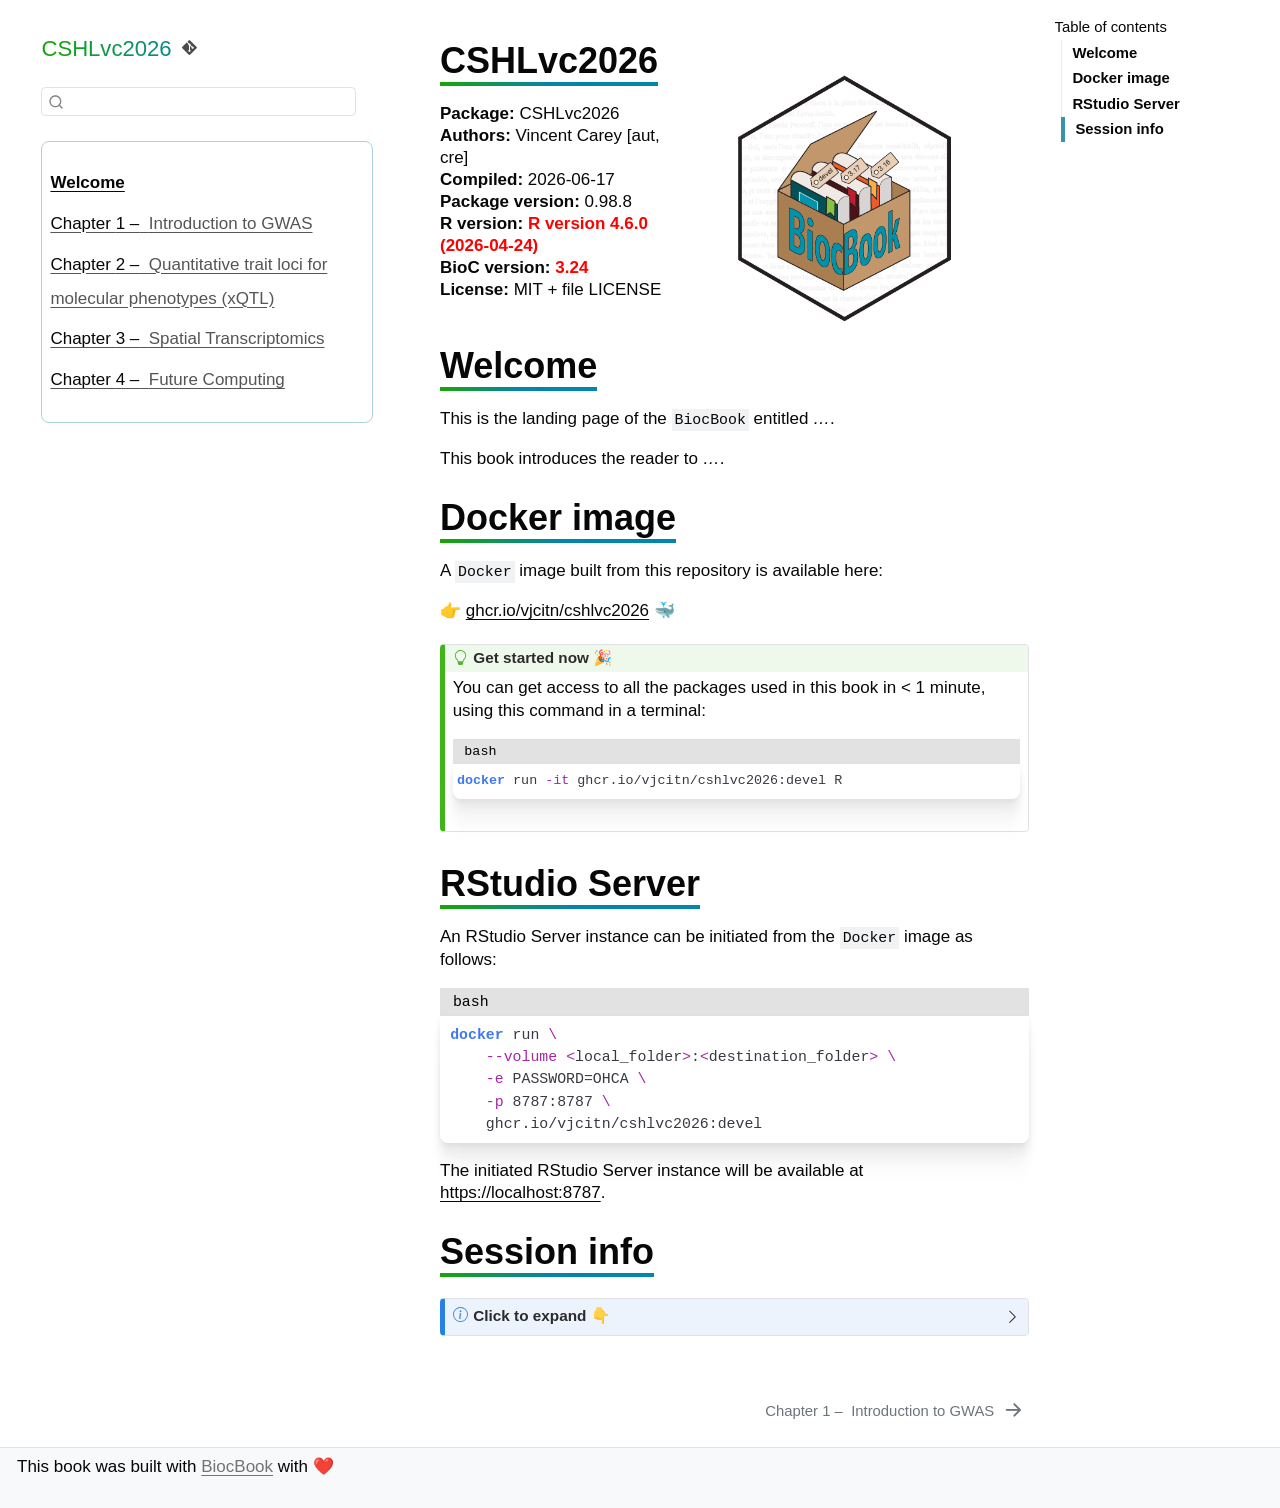
<file: docs/devel/index.html>
<!DOCTYPE html>
<html xmlns="http://www.w3.org/1999/xhtml" lang="en" xml:lang="en"><head>
<meta http-equiv="Content-Type" content="text/html; charset=UTF-8">
<meta charset="utf-8">
<meta name="generator" content="quarto-1.9.36">
<meta name="viewport" content="width=device-width, initial-scale=1.0, user-scalable=yes">
<title>CSHLvc2026</title>
<style>
/* Default styles provided by pandoc.
** See https://pandoc.org/MANUAL.html#variables-for-html for config info.
*/
code{white-space: pre-wrap;}
span.smallcaps{font-variant: small-caps;}
div.columns{display: flex; gap: min(4vw, 1.5em);}
div.column{flex: auto; overflow-x: auto;}
div.hanging-indent{margin-left: 1.5em; text-indent: -1.5em;}
ul.task-list{list-style: none;}
ul.task-list li input[type="checkbox"] {
  width: 0.8em;
  margin: 0 0.8em 0.2em -1em; /* quarto-specific, see https://github.com/quarto-dev/quarto-cli/issues/4556 */ 
  vertical-align: middle;
}
/* CSS for syntax highlighting */
html { -webkit-text-size-adjust: 100%; }
pre > code.sourceCode { white-space: pre; position: relative; }
pre > code.sourceCode > span { display: inline-block; line-height: 1.25; }
pre > code.sourceCode > span:empty { height: 1.2em; }
.sourceCode { overflow: visible; }
code.sourceCode > span { color: inherit; text-decoration: inherit; }
div.sourceCode { margin: 1em 0; }
pre.sourceCode { margin: 0; }
@media screen {
div.sourceCode { overflow: auto; }
}
@media print {
pre > code.sourceCode { white-space: pre-wrap; }
pre > code.sourceCode > span { text-indent: -5em; padding-left: 5em; }
}
pre.numberSource code
  { counter-reset: source-line 0; }
pre.numberSource code > span
  { position: relative; left: -4em; counter-increment: source-line; }
pre.numberSource code > span > a:first-child::before
  { content: counter(source-line);
    position: relative; left: -1em; text-align: right; vertical-align: baseline;
    border: none; display: inline-block;
    -webkit-touch-callout: none; -webkit-user-select: none;
    -khtml-user-select: none; -moz-user-select: none;
    -ms-user-select: none; user-select: none;
    padding: 0 4px; width: 4em;
  }
pre.numberSource { margin-left: 3em;  padding-left: 4px; }
div.sourceCode
  {   }
@media screen {
pre > code.sourceCode > span > a:first-child::before { text-decoration: underline; }
}
</style>

<script src="site_libs/quarto-nav/quarto-nav.js"></script>
<script src="site_libs/quarto-nav/headroom.min.js"></script>
<script src="site_libs/clipboard/clipboard.min.js"></script>
<script src="site_libs/quarto-search/autocomplete.umd.js"></script>
<script src="site_libs/quarto-search/fuse.min.js"></script>
<script src="site_libs/quarto-search/quarto-search.js"></script>
<meta name="quarto:offset" content="./">
<link href="./pages/introduction-to-gwas.html" rel="next">
<link href="./assets/favicon.png" rel="icon" type="image/png">
<script src="site_libs/quarto-html/quarto.js" type="module"></script>
<script src="site_libs/quarto-html/tabsets/tabsets.js" type="module"></script>
<script src="site_libs/quarto-html/popper.min.js"></script>
<script src="site_libs/quarto-html/tippy.umd.min.js"></script>
<script src="site_libs/quarto-html/anchor.min.js"></script>
<link href="site_libs/quarto-html/tippy.css" rel="stylesheet">
<link href="site_libs/quarto-html/quarto-syntax-highlighting-e5c0da90bde570b7566f6217e7c63da7.css" rel="stylesheet" id="quarto-text-highlighting-styles">
<script src="site_libs/bootstrap/bootstrap.min.js"></script>
<link href="site_libs/bootstrap/bootstrap-icons.css" rel="stylesheet">
<link href="site_libs/bootstrap/bootstrap-a038ba3861bcfad56c0652c9cef52109.min.css" rel="stylesheet" append-hash="true" id="quarto-bootstrap" data-mode="light"><script id="quarto-search-options" type="application/json">{
  "location": "sidebar",
  "copy-button": false,
  "collapse-after": 3,
  "panel-placement": "start",
  "type": "textbox",
  "limit": 50,
  "keyboard-shortcut": [
    "f",
    "/",
    "s"
  ],
  "show-item-context": false,
  "language": {
    "search-no-results-text": "No results",
    "search-matching-documents-text": "matching documents",
    "search-copy-link-title": "Copy link to search",
    "search-hide-matches-text": "Hide additional matches",
    "search-more-match-text": "more match in this document",
    "search-more-matches-text": "more matches in this document",
    "search-clear-button-title": "Clear",
    "search-text-placeholder": "",
    "search-detached-cancel-button-title": "Cancel",
    "search-submit-button-title": "Submit",
    "search-label": "Search"
  }
}</script>
</head>
<body class="nav-sidebar docked quarto-light">

<div id="quarto-search-results"></div>
  <header id="quarto-header" class="headroom fixed-top"><nav class="quarto-secondary-nav"><div class="container-fluid d-flex">
      <button type="button" class="quarto-btn-toggle btn" data-bs-toggle="collapse" role="button" data-bs-target=".quarto-sidebar-collapse-item" aria-controls="quarto-sidebar" aria-expanded="false" aria-label="Toggle sidebar navigation" onclick="if (window.quartoToggleHeadroom) { window.quartoToggleHeadroom(); }">
        <i class="bi bi-layout-text-sidebar-reverse"></i>
      </button>
        <nav class="quarto-page-breadcrumbs" aria-label="breadcrumb"><ol class="breadcrumb"><li class="breadcrumb-item"><a href="./index.html">Welcome</a></li></ol></nav>
        <a class="flex-grow-1" role="navigation" data-bs-toggle="collapse" data-bs-target=".quarto-sidebar-collapse-item" aria-controls="quarto-sidebar" aria-expanded="false" aria-label="Toggle sidebar navigation" onclick="if (window.quartoToggleHeadroom) { window.quartoToggleHeadroom(); }">      
        </a>
      <button type="button" class="btn quarto-search-button" aria-label="Search" onclick="window.quartoOpenSearch();">
        <i class="bi bi-search"></i>
      </button>
    </div>
  </nav></header><!-- content --><div id="quarto-content" class="quarto-container page-columns page-rows-contents page-layout-article">
<!-- sidebar -->
  <nav id="quarto-sidebar" class="sidebar collapse collapse-horizontal quarto-sidebar-collapse-item sidebar-navigation docked overflow-auto"><div class="pt-lg-2 mt-2 text-left sidebar-header">
    <div class="sidebar-title mb-0 py-0">
      <a href="./">CSHLvc2026</a> 
        <div class="sidebar-tools-main">
    <div class="dropdown">
      <a href="" title="" id="quarto-navigation-tool-dropdown-0" class="quarto-navigation-tool dropdown-toggle px-1" data-bs-toggle="dropdown" aria-expanded="false" role="link" aria-label=""><i class="bi bi-git"></i></a>
      <ul class="dropdown-menu" aria-labelledby="quarto-navigation-tool-dropdown-0">
<li>
            <a class="dropdown-item sidebar-tools-main-item" href="https://github.com/vjcitn/CSHLvc2026/">
            Source Code
            </a>
          </li>
          <li>
            <a class="dropdown-item sidebar-tools-main-item" href="https://vjcitn.github.io/CSHLvc2026/devel/">
            Browse version `devel`
            </a>
          </li>
      </ul>
</div>
</div>
    </div>
      </div>
        <div class="mt-2 flex-shrink-0 align-items-center">
        <div class="sidebar-search">
        <div id="quarto-search" class="" title="Search"></div>
        </div>
        </div>
    <div class="sidebar-menu-container"> 
    <ul class="list-unstyled mt-1">
<li class="sidebar-item">
  <div class="sidebar-item-container"> 
  <a href="./index.html" class="sidebar-item-text sidebar-link active">
 <span class="menu-text">Welcome</span></a>
  </div>
</li>
        <li class="sidebar-item">
  <div class="sidebar-item-container"> 
  <a href="./pages/introduction-to-gwas.html" class="sidebar-item-text sidebar-link">
 <span class="menu-text"><span class="chapter-number">1</span>&nbsp; <span class="chapter-title">Introduction to GWAS</span></span></a>
  </div>
</li>
        <li class="sidebar-item">
  <div class="sidebar-item-container"> 
  <a href="./pages/xqtl.html" class="sidebar-item-text sidebar-link">
 <span class="menu-text"><span class="chapter-number">2</span>&nbsp; <span class="chapter-title">Quantitative trait loci for molecular phenotypes (xQTL)</span></span></a>
  </div>
</li>
        <li class="sidebar-item">
  <div class="sidebar-item-container"> 
  <a href="./pages/spatial-transcriptomics.html" class="sidebar-item-text sidebar-link">
 <span class="menu-text"><span class="chapter-number">3</span>&nbsp; <span class="chapter-title">Spatial Transcriptomics</span></span></a>
  </div>
</li>
        <li class="sidebar-item">
  <div class="sidebar-item-container"> 
  <a href="./pages/future-computing.html" class="sidebar-item-text sidebar-link">
 <span class="menu-text"><span class="chapter-number">4</span>&nbsp; <span class="chapter-title">Future Computing</span></span></a>
  </div>
</li>
    </ul>
</div>
</nav><div id="quarto-sidebar-glass" class="quarto-sidebar-collapse-item" data-bs-toggle="collapse" data-bs-target=".quarto-sidebar-collapse-item"></div>
<!-- margin-sidebar -->
    <div id="quarto-margin-sidebar" class="sidebar margin-sidebar">
        <nav id="TOC" role="doc-toc" class="toc-active"><h2 id="toc-title">Table of contents</h2>
   
  <ul>
<li><a href="#welcome" id="toc-welcome" class="nav-link active" data-scroll-target="#welcome">Welcome</a></li>
  <li><a href="#docker-image" id="toc-docker-image" class="nav-link" data-scroll-target="#docker-image">Docker image</a></li>
  <li><a href="#rstudio-server" id="toc-rstudio-server" class="nav-link" data-scroll-target="#rstudio-server">RStudio Server</a></li>
  <li><a href="#session-info" id="toc-session-info" class="nav-link" data-scroll-target="#session-info">Session info</a></li>
  </ul></nav>
    </div>
<!-- main -->
<main class="content" id="quarto-document-content"><header id="title-block-header" class="quarto-title-block default"><div class="quarto-title">
<h1 class="title">CSHLvc2026</h1>
</div>



<div class="quarto-title-meta">

    
  
    
  </div>
  


</header><p><img src="assets/cover.png" title="CSHLvc2026" class="quarto-cover-image nolightbox img-fluid"></p>
<p><strong>Package:</strong> CSHLvc2026<br><strong>Authors:</strong> Vincent Carey [aut, cre]<br><strong>Compiled:</strong> 2026-06-17<br><strong>Package version:</strong> 0.98.8<br><strong>R version:</strong> <b style="color:red;">R version 4.6.0 (2026-04-24)</b><br><strong>BioC version:</strong> <b style="color:red;">3.24</b><br><strong>License:</strong> MIT + file LICENSE<br></p>
<section id="welcome" class="level1 unnumbered"><h1 class="unnumbered">Welcome</h1>
<p>This is the landing page of the <code>BiocBook</code> entitled <em>…</em>.</p>
<p>This book introduces the reader to <em>…</em>.</p>
</section><section id="docker-image" class="level1 unnumbered"><h1 class="unnumbered">Docker image</h1>
<p>A <code>Docker</code> image built from this repository is available here:</p>
<p>👉 <a href="https://ghcr.io/vjcitn/cshlvc2026">ghcr.io/vjcitn/cshlvc2026</a> 🐳</p>
<div class="callout callout-style-default callout-tip callout-titled">
<div class="callout-header d-flex align-content-center">
<div class="callout-icon-container">
<i class="callout-icon"></i>
</div>
<div class="callout-title-container flex-fill">
<span class="screen-reader-only">Tip</span>Get started now 🎉
</div>
</div>
<div class="callout-body-container callout-body">
<p>You can get access to all the packages used in this book in &lt; 1 minute, using this command in a terminal:</p>
<div class="cell" data-layout-align="center">
<div class="code-with-filename">
<div class="code-with-filename-file">
<pre><strong>bash</strong></pre>
</div>
<div class="code-copy-outer-scaffold"><div class="sourceCode cell-code" id="cb1"><pre class="sourceCode sh code-with-copy"><code class="sourceCode bash"><span id="cb1-1"><a href="#cb1-1" aria-hidden="true" tabindex="-1"></a><span class="ex">docker</span> run <span class="at">-it</span> ghcr.io/vjcitn/cshlvc2026:devel R</span></code></pre></div><button title="Copy to Clipboard" class="code-copy-button"><i class="bi"></i></button></div>
</div>
</div>
</div>
</div>
</section><section id="rstudio-server" class="level1 unnumbered"><h1 class="unnumbered">RStudio Server</h1>
<p>An RStudio Server instance can be initiated from the <code>Docker</code> image as follows:</p>
<div class="cell" data-layout-align="center">
<div class="code-with-filename">
<div class="code-with-filename-file">
<pre><strong>bash</strong></pre>
</div>
<div class="code-copy-outer-scaffold"><div class="sourceCode cell-code" id="cb2"><pre class="sourceCode sh code-with-copy"><code class="sourceCode bash"><span id="cb2-1"><a href="#cb2-1" aria-hidden="true" tabindex="-1"></a><span class="ex">docker</span> run <span class="dt">\</span></span>
<span id="cb2-2"><a href="#cb2-2" aria-hidden="true" tabindex="-1"></a>    <span class="at">--volume</span> <span class="op">&lt;</span>local_folder<span class="op">&gt;</span>:<span class="op">&lt;</span>destination_folder<span class="op">&gt;</span> <span class="dt">\</span></span>
<span id="cb2-3"><a href="#cb2-3" aria-hidden="true" tabindex="-1"></a>    <span class="at">-e</span> PASSWORD=OHCA <span class="dt">\</span></span>
<span id="cb2-4"><a href="#cb2-4" aria-hidden="true" tabindex="-1"></a>    <span class="at">-p</span> 8787:8787 <span class="dt">\</span></span>
<span id="cb2-5"><a href="#cb2-5" aria-hidden="true" tabindex="-1"></a>    ghcr.io/vjcitn/cshlvc2026:devel</span></code></pre></div><button title="Copy to Clipboard" class="code-copy-button"><i class="bi"></i></button></div>
</div>
</div>
<p>The initiated RStudio Server instance will be available at <a href="https://localhost:8787">https://localhost:8787</a>.</p>
<!-- 
# System dependencies and conda 

A pre-configured `micromamba` environment called `BiocBook` is available 
once the Docker image is loaded. It provides all the softwares listed in 
`requirements.yml`. 


::: {.cell layout-align="center" filename='bash'}

```{.sh .cell-code}
docker run -it ghcr.io/vjcitn/cshlvc2026:devel bash
micromamba activate BiocBook
```
:::

-->
</section><section id="session-info" class="level1 unnumbered"><h1 class="unnumbered">Session info</h1>
<div class="callout callout-style-default callout-note callout-titled">
<div class="callout-header d-flex align-content-center collapsed" data-bs-toggle="collapse" data-bs-target=".callout-2-contents" aria-controls="callout-2" aria-expanded="false" aria-label="Toggle callout">
<div class="callout-icon-container">
<i class="callout-icon"></i>
</div>
<div class="callout-title-container flex-fill">
<span class="screen-reader-only">Note</span>Click to expand 👇
</div>
<div class="callout-btn-toggle d-inline-block border-0 py-1 ps-1 pe-0 float-end"><i class="callout-toggle"></i></div>
</div>
<div id="callout-2" class="callout-2-contents callout-collapse collapse">
<div class="callout-body-container callout-body">
<div class="cell" data-layout-align="center">
<div class="code-copy-outer-scaffold"><div class="sourceCode" id="cb3"><pre class="downlit sourceCode r code-with-copy"><code class="sourceCode R"><span><span class="fu">sessioninfo</span><span class="fu">::</span><span class="fu"><a href="https://sessioninfo.r-lib.org/reference/session_info.html">session_info</a></span><span class="op">(</span></span>
<span>    <span class="fu"><a href="https://rdrr.io/r/utils/installed.packages.html">installed.packages</a></span><span class="op">(</span><span class="op">)</span><span class="op">[</span>,<span class="st">"Package"</span><span class="op">]</span>, </span>
<span>    include_base <span class="op">=</span> <span class="cn">TRUE</span></span>
<span><span class="op">)</span></span>
<span><span class="co">##  ─ Session info ────────────────────────────────────────────────────────────</span></span>
<span><span class="co">##   setting  value</span></span>
<span><span class="co">##   version  R version 4.6.0 (2026-04-24)</span></span>
<span><span class="co">##   os       Ubuntu 24.04.4 LTS</span></span>
<span><span class="co">##   system   x86_64, linux-gnu</span></span>
<span><span class="co">##   ui       X11</span></span>
<span><span class="co">##   language (EN)</span></span>
<span><span class="co">##   collate  C</span></span>
<span><span class="co">##   ctype    en_US.UTF-8</span></span>
<span><span class="co">##   tz       Etc/UTC</span></span>
<span><span class="co">##   date     2026-06-17</span></span>
<span><span class="co">##   pandoc   3.9.0.2 @ /usr/bin/ (via rmarkdown)</span></span>
<span><span class="co">##   quarto   1.9.36 @ /usr/local/bin/quarto</span></span>
<span><span class="co">##  </span></span>
<span><span class="co">##  ─ Packages ────────────────────────────────────────────────────────────────</span></span>
<span><span class="co">##   package              * version   date (UTC) lib source</span></span>
<span><span class="co">##   abind                  1.4-8     2024-09-12 [2] RSPM (R 4.6.0)</span></span>
<span><span class="co">##   AnnotationDbi          1.75.0    2026-04-28 [2] Bioconductor 3.24 (R 4.6.0)</span></span>
<span><span class="co">##   AnnotationHub          4.3.0     2026-05-18 [2] Bioconductor 3.24 (R 4.6.0)</span></span>
<span><span class="co">##   AnVIL                  1.25.1    2026-05-05 [2] Bioconductor 3.24 (R 4.6.0)</span></span>
<span><span class="co">##   AnVILBase              1.7.0     2026-04-28 [2] Bioconductor 3.24 (R 4.6.0)</span></span>
<span><span class="co">##   askpass                1.2.1     2024-10-04 [2] RSPM (R 4.6.0)</span></span>
<span><span class="co">##   base                 * 4.6.0     2026-04-24 [3] local</span></span>
<span><span class="co">##   base64enc              0.1-6     2026-02-02 [2] RSPM (R 4.6.0)</span></span>
<span><span class="co">##   bedbaser               1.5.0     2026-04-28 [2] Bioconductor 3.24 (R 4.6.0)</span></span>
<span><span class="co">##   BEDMatrix              2.0.4     2024-09-06 [2] RSPM (R 4.6.0)</span></span>
<span><span class="co">##   beeswarm               0.4.0     2021-06-01 [2] RSPM (R 4.6.0)</span></span>
<span><span class="co">##   BH                     1.90.0-1  2025-12-14 [2] RSPM (R 4.6.0)</span></span>
<span><span class="co">##   Biobase                2.73.1    2026-04-29 [2] Bioconductor 3.24 (R 4.6.0)</span></span>
<span><span class="co">##   BiocBaseUtils          1.15.1    2026-05-10 [2] Bioconductor 3.24 (R 4.6.0)</span></span>
<span><span class="co">##   BiocFileCache          3.3.0     2026-04-28 [2] Bioconductor 3.24 (R 4.6.0)</span></span>
<span><span class="co">##   BiocGenerics           0.59.7    2026-06-07 [2] Bioconductor 3.24 (R 4.6.0)</span></span>
<span><span class="co">##   BiocIO                 1.23.3    2026-04-29 [2] Bioconductor 3.24 (R 4.6.0)</span></span>
<span><span class="co">##   BiocManager            1.30.27   2025-11-14 [2] CRAN (R 4.6.0)</span></span>
<span><span class="co">##   BiocParallel           1.47.0    2026-04-28 [2] Bioconductor 3.24 (R 4.6.0)</span></span>
<span><span class="co">##   BiocStyle              2.41.0    2026-04-28 [2] Bioconductor 3.24 (R 4.6.0)</span></span>
<span><span class="co">##   BiocVersion            3.24.0    2026-04-28 [2] Bioconductor 3.24 (R 4.6.0)</span></span>
<span><span class="co">##   Biostrings             2.81.3    2026-06-05 [2] Bioconductor 3.24 (R 4.6.0)</span></span>
<span><span class="co">##   bit                    4.6.0     2025-03-06 [2] RSPM (R 4.6.0)</span></span>
<span><span class="co">##   bit64                  4.8.2     2026-05-19 [2] RSPM (R 4.6.0)</span></span>
<span><span class="co">##   bitops                 1.0-9     2024-10-03 [2] RSPM (R 4.6.0)</span></span>
<span><span class="co">##   blob                   1.3.0     2026-01-14 [2] RSPM (R 4.6.0)</span></span>
<span><span class="co">##   bookdown               0.47      2026-06-16 [2] RSPM (R 4.6.0)</span></span>
<span><span class="co">##   boot                   1.3-32    2025-08-29 [3] CRAN (R 4.6.0)</span></span>
<span><span class="co">##   brew                   1.0-10    2023-12-16 [2] RSPM (R 4.6.0)</span></span>
<span><span class="co">##   brio                   1.1.5     2024-04-24 [2] RSPM (R 4.6.0)</span></span>
<span><span class="co">##   BSgenome               1.81.0    2026-04-28 [2] Bioconductor 3.24 (R 4.6.0)</span></span>
<span><span class="co">##   bslib                  0.11.0    2026-05-16 [2] RSPM (R 4.6.0)</span></span>
<span><span class="co">##   cachem                 1.1.0     2024-05-16 [2] RSPM (R 4.6.0)</span></span>
<span><span class="co">##   callr                  3.8.0     2026-06-05 [2] RSPM (R 4.6.0)</span></span>
<span><span class="co">##   cigarillo              1.3.0     2026-04-28 [2] Bioconductor 3.24 (R 4.6.0)</span></span>
<span><span class="co">##   class                  7.3-23    2025-01-01 [3] CRAN (R 4.6.0)</span></span>
<span><span class="co">##   cli                    3.6.6     2026-04-09 [2] RSPM (R 4.6.0)</span></span>
<span><span class="co">##   clipr                  0.8.1     2026-05-25 [2] RSPM (R 4.6.0)</span></span>
<span><span class="co">##   cluster                2.1.8.2   2026-02-05 [3] CRAN (R 4.6.0)</span></span>
<span><span class="co">##   codetools              0.2-20    2024-03-31 [3] CRAN (R 4.6.0)</span></span>
<span><span class="co">##   colorspace             2.1-2     2025-09-22 [2] RSPM (R 4.6.0)</span></span>
<span><span class="co">##   commonmark             2.0.0     2025-07-07 [2] RSPM (R 4.6.0)</span></span>
<span><span class="co">##   compiler               4.6.0     2026-04-24 [3] local</span></span>
<span><span class="co">##   cpp11                  0.5.5     2026-05-06 [2] RSPM (R 4.6.0)</span></span>
<span><span class="co">##   crayon                 1.5.3     2024-06-20 [2] RSPM (R 4.6.0)</span></span>
<span><span class="co">##   credentials            2.0.3     2025-09-12 [2] RSPM (R 4.6.0)</span></span>
<span><span class="co">##   crochet                2.3.0     2020-05-20 [2] RSPM (R 4.6.0)</span></span>
<span><span class="co">##   crosstalk              1.2.2     2025-08-26 [2] RSPM (R 4.6.0)</span></span>
<span><span class="co">##   CSHLvc2026             0.98.8    2026-06-17 [1] local</span></span>
<span><span class="co">##   curl                   7.1.0     2026-04-22 [2] RSPM (R 4.6.0)</span></span>
<span><span class="co">##   data.table             1.18.4    2026-05-06 [2] RSPM (R 4.6.0)</span></span>
<span><span class="co">##   datasets             * 4.6.0     2026-04-24 [3] local</span></span>
<span><span class="co">##   DBI                    1.3.0     2026-02-25 [2] RSPM (R 4.6.0)</span></span>
<span><span class="co">##   dbplyr                 2.5.2     2026-02-13 [2] RSPM (R 4.6.0)</span></span>
<span><span class="co">##   DelayedArray           0.39.3    2026-06-01 [2] Bioconductor 3.24 (R 4.6.0)</span></span>
<span><span class="co">##   desc                   1.4.3     2023-12-10 [2] RSPM (R 4.6.0)</span></span>
<span><span class="co">##   devtools               2.5.2     2026-04-30 [2] RSPM (R 4.6.0)</span></span>
<span><span class="co">##   dichromat              2.0-0.1   2022-05-02 [2] RSPM (R 4.6.0)</span></span>
<span><span class="co">##   diffobj                0.3.6     2025-04-21 [2] RSPM (R 4.6.0)</span></span>
<span><span class="co">##   digest                 0.6.39    2025-11-19 [2] RSPM (R 4.6.0)</span></span>
<span><span class="co">##   docopt                 0.7.2     2025-03-25 [2] RSPM (R 4.6.0)</span></span>
<span><span class="co">##   downlit                0.4.5     2025-11-14 [2] RSPM (R 4.6.0)</span></span>
<span><span class="co">##   dplyr                  1.2.1     2026-04-03 [2] RSPM (R 4.6.0)</span></span>
<span><span class="co">##   DT                     0.34.0    2025-09-02 [2] RSPM (R 4.6.0)</span></span>
<span><span class="co">##   ellipsis               0.3.3     2026-04-04 [2] RSPM (R 4.6.0)</span></span>
<span><span class="co">##   evaluate               1.0.5     2025-08-27 [2] RSPM (R 4.6.0)</span></span>
<span><span class="co">##   fansi                  1.0.7     2025-11-19 [2] RSPM (R 4.6.0)</span></span>
<span><span class="co">##   farver                 2.1.2     2024-05-13 [2] RSPM (R 4.6.0)</span></span>
<span><span class="co">##   fastmap                1.2.0     2024-05-15 [2] RSPM (R 4.6.0)</span></span>
<span><span class="co">##   filelock               1.0.3     2023-12-11 [2] RSPM (R 4.6.0)</span></span>
<span><span class="co">##   fontawesome            0.5.3     2024-11-16 [2] RSPM (R 4.6.0)</span></span>
<span><span class="co">##   foreign                0.8-91    2026-01-29 [3] CRAN (R 4.6.0)</span></span>
<span><span class="co">##   formatR                1.14      2023-01-17 [2] RSPM (R 4.6.0)</span></span>
<span><span class="co">##   fs                     2.1.0     2026-04-18 [2] RSPM (R 4.6.0)</span></span>
<span><span class="co">##   futile.logger          1.4.9     2025-12-29 [2] RSPM (R 4.6.0)</span></span>
<span><span class="co">##   futile.options         1.0.1     2018-04-20 [2] RSPM (R 4.6.0)</span></span>
<span><span class="co">##   GCPtools               1.3.2     2026-05-24 [2] Bioconductor 3.24 (R 4.6.0)</span></span>
<span><span class="co">##   gdsfmt                 1.49.3    2026-06-07 [2] Bioconductor 3.24 (R 4.6.0)</span></span>
<span><span class="co">##   generics               0.1.4     2025-05-09 [2] RSPM (R 4.6.0)</span></span>
<span><span class="co">##   GenomeInfoDb           1.49.1    2026-05-24 [2] Bioconductor 3.24 (R 4.6.0)</span></span>
<span><span class="co">##   GenomicAlignments      1.49.0    2026-04-28 [2] Bioconductor 3.24 (R 4.6.0)</span></span>
<span><span class="co">##   GenomicFeatures        1.65.0    2026-04-28 [2] Bioconductor 3.24 (R 4.6.0)</span></span>
<span><span class="co">##   GenomicRanges          1.65.0    2026-04-28 [2] Bioconductor 3.24 (R 4.6.0)</span></span>
<span><span class="co">##   gert                   2.3.1     2026-01-11 [2] RSPM (R 4.6.0)</span></span>
<span><span class="co">##   ggbeeswarm             0.7.3     2025-11-29 [2] RSPM (R 4.6.0)</span></span>
<span><span class="co">##   ggmanh                 1.17.0    2026-04-28 [2] Bioconductor 3.24 (R 4.6.0)</span></span>
<span><span class="co">##   ggplot2                4.0.3     2026-04-22 [2] RSPM (R 4.6.0)</span></span>
<span><span class="co">##   ggrepel                0.9.8     2026-03-17 [2] RSPM (R 4.6.0)</span></span>
<span><span class="co">##   gh                     1.6.0     2026-05-29 [2] RSPM (R 4.6.0)</span></span>
<span><span class="co">##   gitcreds               0.1.2     2022-09-08 [2] RSPM (R 4.6.0)</span></span>
<span><span class="co">##   glue                   1.8.1     2026-04-17 [2] RSPM (R 4.6.0)</span></span>
<span><span class="co">##   graph                  1.91.0    2026-04-28 [2] Bioconductor 3.24 (R 4.6.0)</span></span>
<span><span class="co">##   graphics             * 4.6.0     2026-04-24 [3] local</span></span>
<span><span class="co">##   grDevices            * 4.6.0     2026-04-24 [3] local</span></span>
<span><span class="co">##   grid                   4.6.0     2026-04-24 [3] local</span></span>
<span><span class="co">##   gtable                 0.3.6     2024-10-25 [2] RSPM (R 4.6.0)</span></span>
<span><span class="co">##   gwascat                2.45.0    2026-04-28 [2] Bioconductor 3.24 (R 4.6.0)</span></span>
<span><span class="co">##   highr                  0.12      2026-03-06 [2] RSPM (R 4.6.0)</span></span>
<span><span class="co">##   hms                    1.1.4     2025-10-17 [2] RSPM (R 4.6.0)</span></span>
<span><span class="co">##   htmltools              0.5.9     2025-12-04 [2] RSPM (R 4.6.0)</span></span>
<span><span class="co">##   htmlwidgets            1.6.4     2023-12-06 [2] RSPM (R 4.6.0)</span></span>
<span><span class="co">##   httpuv                 1.6.17    2026-03-18 [2] RSPM (R 4.6.0)</span></span>
<span><span class="co">##   httr                   1.4.8     2026-02-13 [2] RSPM (R 4.6.0)</span></span>
<span><span class="co">##   httr2                  1.2.2     2025-12-08 [2] RSPM (R 4.6.0)</span></span>
<span><span class="co">##   ini                    0.3.1     2018-05-20 [2] RSPM (R 4.6.0)</span></span>
<span><span class="co">##   IRanges                2.47.2    2026-06-01 [2] Bioconductor 3.24 (R 4.6.0)</span></span>
<span><span class="co">##   isoband                0.3.0     2025-12-07 [2] RSPM (R 4.6.0)</span></span>
<span><span class="co">##   jquerylib              0.1.4     2021-04-26 [2] RSPM (R 4.6.0)</span></span>
<span><span class="co">##   jsonlite               2.0.0     2025-03-27 [2] RSPM (R 4.6.0)</span></span>
<span><span class="co">##   KEGGREST               1.53.0    2026-04-28 [2] Bioconductor 3.24 (R 4.6.0)</span></span>
<span><span class="co">##   KernSmooth             2.23-26   2025-01-01 [3] CRAN (R 4.6.0)</span></span>
<span><span class="co">##   keyring                1.4.1     2025-06-15 [2] RSPM (R 4.6.0)</span></span>
<span><span class="co">##   knitr                  1.51      2025-12-20 [2] RSPM (R 4.6.0)</span></span>
<span><span class="co">##   labeling               0.4.3     2023-08-29 [2] RSPM (R 4.6.0)</span></span>
<span><span class="co">##   lambda.r               1.2.4     2019-09-18 [2] RSPM (R 4.6.0)</span></span>
<span><span class="co">##   later                  1.4.8     2026-03-05 [2] RSPM (R 4.6.0)</span></span>
<span><span class="co">##   lattice                0.22-9    2026-02-09 [3] CRAN (R 4.6.0)</span></span>
<span><span class="co">##   lazyeval               0.2.3     2026-04-04 [2] RSPM (R 4.6.0)</span></span>
<span><span class="co">##   lifecycle              1.0.5     2026-01-08 [2] RSPM (R 4.6.0)</span></span>
<span><span class="co">##   littler                0.3.23    2026-04-12 [2] RSPM (R 4.6.0)</span></span>
<span><span class="co">##   magrittr               2.0.5     2026-04-04 [2] RSPM (R 4.6.0)</span></span>
<span><span class="co">##   mapproj                1.2.12    2025-05-19 [2] RSPM (R 4.6.0)</span></span>
<span><span class="co">##   maps                   3.4.3     2025-05-26 [2] RSPM (R 4.6.0)</span></span>
<span><span class="co">##   MASS                   7.3-65    2025-02-28 [3] CRAN (R 4.6.0)</span></span>
<span><span class="co">##   Matrix                 1.7-5     2026-03-21 [3] CRAN (R 4.6.0)</span></span>
<span><span class="co">##   MatrixGenerics         1.25.0    2026-04-28 [2] Bioconductor 3.24 (R 4.6.0)</span></span>
<span><span class="co">##   matrixStats            1.5.0     2025-01-07 [2] RSPM (R 4.6.0)</span></span>
<span><span class="co">##   memoise                2.0.1     2021-11-26 [2] RSPM (R 4.6.0)</span></span>
<span><span class="co">##   methods              * 4.6.0     2026-04-24 [3] local</span></span>
<span><span class="co">##   mgcv                   1.9-4     2025-11-07 [3] CRAN (R 4.6.0)</span></span>
<span><span class="co">##   mime                   0.13      2025-03-17 [2] RSPM (R 4.6.0)</span></span>
<span><span class="co">##   miniUI                 0.1.2     2025-04-17 [2] RSPM (R 4.6.0)</span></span>
<span><span class="co">##   nlme                   3.1-169   2026-03-27 [3] CRAN (R 4.6.0)</span></span>
<span><span class="co">##   nnet                   7.3-20    2025-01-01 [3] CRAN (R 4.6.0)</span></span>
<span><span class="co">##   ontologyIndex          2.12      2024-02-27 [2] RSPM (R 4.6.0)</span></span>
<span><span class="co">##   ontologyPlot           1.7       2024-02-20 [2] RSPM (R 4.6.0)</span></span>
<span><span class="co">##   openssl                2.4.2     2026-06-09 [2] RSPM (R 4.6.0)</span></span>
<span><span class="co">##   otel                   0.2.0     2025-08-29 [2] RSPM (R 4.6.0)</span></span>
<span><span class="co">##   paintmap               1.0       2016-08-31 [2] RSPM (R 4.6.0)</span></span>
<span><span class="co">##   pak                    0.10.0    2026-06-07 [2] RSPM (R 4.6.0)</span></span>
<span><span class="co">##   paletteer              1.7.0     2026-01-08 [2] RSPM (R 4.6.0)</span></span>
<span><span class="co">##   pals                   1.10      2025-03-07 [2] RSPM (R 4.6.0)</span></span>
<span><span class="co">##   parallel               4.6.0     2026-04-24 [3] local</span></span>
<span><span class="co">##   pillar                 1.11.1    2025-09-17 [2] RSPM (R 4.6.0)</span></span>
<span><span class="co">##   pkgbuild               1.4.8     2025-05-26 [2] RSPM (R 4.6.0)</span></span>
<span><span class="co">##   pkgconfig              2.0.3     2019-09-22 [2] RSPM (R 4.6.0)</span></span>
<span><span class="co">##   pkgdown                2.2.0     2025-11-06 [2] RSPM (R 4.6.0)</span></span>
<span><span class="co">##   pkgload                1.5.2     2026-04-22 [2] RSPM (R 4.6.0)</span></span>
<span><span class="co">##   png                    0.1-9     2026-03-15 [2] RSPM (R 4.6.0)</span></span>
<span><span class="co">##   praise                 1.0.0     2015-08-11 [2] RSPM (R 4.6.0)</span></span>
<span><span class="co">##   preprocessCore         1.75.0    2026-04-28 [2] Bioconductor 3.24 (R 4.6.0)</span></span>
<span><span class="co">##   prettyunits            1.2.0     2023-09-24 [2] RSPM (R 4.6.0)</span></span>
<span><span class="co">##   prismatic              1.1.2     2024-04-10 [2] RSPM (R 4.6.0)</span></span>
<span><span class="co">##   processx               3.9.0     2026-04-22 [2] RSPM (R 4.6.0)</span></span>
<span><span class="co">##   profvis                0.4.0     2024-09-20 [2] RSPM (R 4.6.0)</span></span>
<span><span class="co">##   progress               1.2.3     2023-12-06 [2] RSPM (R 4.6.0)</span></span>
<span><span class="co">##   promises               1.5.0     2025-11-01 [2] RSPM (R 4.6.0)</span></span>
<span><span class="co">##   ps                     1.9.3     2026-04-20 [2] RSPM (R 4.6.0)</span></span>
<span><span class="co">##   purrr                  1.2.2     2026-04-10 [2] RSPM (R 4.6.0)</span></span>
<span><span class="co">##   R.methodsS3            1.8.2     2022-06-13 [2] RSPM (R 4.6.0)</span></span>
<span><span class="co">##   R.oo                   1.27.1    2025-05-02 [2] RSPM (R 4.6.0)</span></span>
<span><span class="co">##   R.utils                2.13.0    2025-02-24 [2] RSPM (R 4.6.0)</span></span>
<span><span class="co">##   R6                     2.6.1     2025-02-15 [2] RSPM (R 4.6.0)</span></span>
<span><span class="co">##   ragg                   1.5.2     2026-03-23 [2] RSPM (R 4.6.0)</span></span>
<span><span class="co">##   rapiclient             0.1.8     2024-09-30 [2] RSPM (R 4.6.0)</span></span>
<span><span class="co">##   rappdirs               0.3.4     2026-01-17 [2] RSPM (R 4.6.0)</span></span>
<span><span class="co">##   rcmdcheck              1.4.0     2021-09-27 [2] RSPM (R 4.6.0)</span></span>
<span><span class="co">##   RColorBrewer           1.1-3     2022-04-03 [2] RSPM (R 4.6.0)</span></span>
<span><span class="co">##   Rcpp                   1.1.1-1.1 2026-04-24 [2] RSPM (R 4.6.0)</span></span>
<span><span class="co">##   RCurl                  1.98-1.19 2026-06-03 [2] RSPM (R 4.6.0)</span></span>
<span><span class="co">##   readr                  2.2.0     2026-02-19 [2] RSPM (R 4.6.0)</span></span>
<span><span class="co">##   rematch2               2.1.2     2020-05-01 [2] RSPM (R 4.6.0)</span></span>
<span><span class="co">##   remotes                2.5.0     2024-03-17 [2] RSPM (R 4.6.0)</span></span>
<span><span class="co">##   restfulr               0.0.17    2026-06-11 [2] RSPM (R 4.6.0)</span></span>
<span><span class="co">##   Rgraphviz              2.57.0    2026-04-28 [2] Bioconductor 3.24 (R 4.6.0)</span></span>
<span><span class="co">##   Rhtslib                3.9.0     2026-04-28 [2] Bioconductor 3.24 (R 4.6.0)</span></span>
<span><span class="co">##   rjson                  0.2.23    2024-09-16 [2] RSPM (R 4.6.0)</span></span>
<span><span class="co">##   rlang                  1.2.0     2026-04-06 [2] RSPM (R 4.6.0)</span></span>
<span><span class="co">##   rmarkdown              2.31      2026-03-26 [2] RSPM (R 4.6.0)</span></span>
<span><span class="co">##   roxygen2               8.0.0     2026-05-01 [2] RSPM (R 4.6.0)</span></span>
<span><span class="co">##   rpart                  4.1.27    2026-03-27 [3] CRAN (R 4.6.0)</span></span>
<span><span class="co">##   rprojroot              2.1.1     2025-08-26 [2] RSPM (R 4.6.0)</span></span>
<span><span class="co">##   Rsamtools              2.29.0    2026-04-28 [2] Bioconductor 3.24 (R 4.6.0)</span></span>
<span><span class="co">##   RSQLite                3.53.1    2026-05-23 [2] RSPM (R 4.6.0)</span></span>
<span><span class="co">##   rstudioapi             0.19.0    2026-06-11 [2] RSPM (R 4.6.0)</span></span>
<span><span class="co">##   rtracklayer            1.73.0    2026-04-28 [2] Bioconductor 3.24 (R 4.6.0)</span></span>
<span><span class="co">##   rversions              3.0.0     2025-10-09 [2] RSPM (R 4.6.0)</span></span>
<span><span class="co">##   S4Arrays               1.13.0    2026-04-28 [2] Bioconductor 3.24 (R 4.6.0)</span></span>
<span><span class="co">##   S4Vectors              0.51.3    2026-06-01 [2] Bioconductor 3.24 (R 4.6.0)</span></span>
<span><span class="co">##   S7                     0.2.2     2026-04-22 [2] RSPM (R 4.6.0)</span></span>
<span><span class="co">##   sass                   0.4.10    2025-04-11 [2] RSPM (R 4.6.0)</span></span>
<span><span class="co">##   scales                 1.4.0     2025-04-24 [2] RSPM (R 4.6.0)</span></span>
<span><span class="co">##   SeqArray               1.53.1    2026-05-24 [2] Bioconductor 3.24 (R 4.6.0)</span></span>
<span><span class="co">##   Seqinfo                1.3.0     2026-04-28 [2] Bioconductor 3.24 (R 4.6.0)</span></span>
<span><span class="co">##   sessioninfo            1.2.4     2026-06-04 [2] RSPM (R 4.6.0)</span></span>
<span><span class="co">##   shiny                  1.13.0    2026-02-20 [2] RSPM (R 4.6.0)</span></span>
<span><span class="co">##   snow                   0.4-4     2021-10-27 [2] RSPM (R 4.6.0)</span></span>
<span><span class="co">##   snpStats               1.63.0    2026-04-28 [2] Bioconductor 3.24 (R 4.6.0)</span></span>
<span><span class="co">##   sourcetools            0.1.7-2   2026-03-28 [2] RSPM (R 4.6.0)</span></span>
<span><span class="co">##   SparseArray            1.13.2    2026-05-01 [2] Bioconductor 3.24 (R 4.6.0)</span></span>
<span><span class="co">##   spatial                7.3-18    2025-01-01 [3] CRAN (R 4.6.0)</span></span>
<span><span class="co">##   splines                4.6.0     2026-04-24 [3] local</span></span>
<span><span class="co">##   stats                * 4.6.0     2026-04-24 [3] local</span></span>
<span><span class="co">##   stats4                 4.6.0     2026-04-24 [3] local</span></span>
<span><span class="co">##   stringi                1.8.7     2025-03-27 [2] RSPM (R 4.6.0)</span></span>
<span><span class="co">##   stringr                1.6.0     2025-11-04 [2] RSPM (R 4.6.0)</span></span>
<span><span class="co">##   SummarizedExperiment   1.43.0    2026-04-28 [2] Bioconductor 3.24 (R 4.6.0)</span></span>
<span><span class="co">##   survival               3.8-6     2026-01-16 [3] CRAN (R 4.6.0)</span></span>
<span><span class="co">##   sys                    3.4.3     2024-10-04 [2] RSPM (R 4.6.0)</span></span>
<span><span class="co">##   systemfonts            1.3.2     2026-03-05 [2] RSPM (R 4.6.0)</span></span>
<span><span class="co">##   tcltk                  4.6.0     2026-04-24 [3] local</span></span>
<span><span class="co">##   testthat               3.3.2     2026-01-11 [2] RSPM (R 4.6.0)</span></span>
<span><span class="co">##   textshaping            1.0.5     2026-03-06 [2] RSPM (R 4.6.0)</span></span>
<span><span class="co">##   tibble                 3.3.1     2026-01-11 [2] RSPM (R 4.6.0)</span></span>
<span><span class="co">##   tidyr                  1.3.2     2025-12-19 [2] RSPM (R 4.6.0)</span></span>
<span><span class="co">##   tidyselect             1.2.1     2024-03-11 [2] RSPM (R 4.6.0)</span></span>
<span><span class="co">##   tinytex                0.60      2026-06-16 [2] RSPM (R 4.6.0)</span></span>
<span><span class="co">##   tools                  4.6.0     2026-04-24 [3] local</span></span>
<span><span class="co">##   tzdb                   0.5.0     2025-03-15 [2] RSPM (R 4.6.0)</span></span>
<span><span class="co">##   UCSC.utils             1.9.0     2026-04-28 [2] Bioconductor 3.24 (R 4.6.0)</span></span>
<span><span class="co">##   urlchecker             1.0.1     2021-11-30 [2] RSPM (R 4.6.0)</span></span>
<span><span class="co">##   usethis                3.2.1     2025-09-06 [2] RSPM (R 4.6.0)</span></span>
<span><span class="co">##   utf8                   1.2.6     2025-06-08 [2] RSPM (R 4.6.0)</span></span>
<span><span class="co">##   utils                * 4.6.0     2026-04-24 [3] local</span></span>
<span><span class="co">##   VariantAnnotation      1.59.0    2026-04-28 [2] Bioconductor 3.24 (R 4.6.0)</span></span>
<span><span class="co">##   vctrs                  0.7.3     2026-04-11 [2] RSPM (R 4.6.0)</span></span>
<span><span class="co">##   vipor                  0.4.7     2023-12-18 [2] RSPM (R 4.6.0)</span></span>
<span><span class="co">##   viridisLite            0.4.3     2026-02-04 [2] RSPM (R 4.6.0)</span></span>
<span><span class="co">##   vroom                  1.7.1     2026-03-31 [2] RSPM (R 4.6.0)</span></span>
<span><span class="co">##   waldo                  0.6.2     2025-07-11 [2] RSPM (R 4.6.0)</span></span>
<span><span class="co">##   whisker                0.4.1     2022-12-05 [2] RSPM (R 4.6.0)</span></span>
<span><span class="co">##   withr                  3.0.2     2024-10-28 [2] RSPM (R 4.6.0)</span></span>
<span><span class="co">##   xfun                   0.58      2026-06-01 [2] RSPM (R 4.6.0)</span></span>
<span><span class="co">##   XML                    3.99-0.23 2026-03-20 [2] RSPM (R 4.6.0)</span></span>
<span><span class="co">##   xml2                   1.5.2     2026-01-17 [2] RSPM (R 4.6.0)</span></span>
<span><span class="co">##   xopen                  1.0.1     2024-04-25 [2] RSPM (R 4.6.0)</span></span>
<span><span class="co">##   xtable                 1.8-8     2026-02-22 [2] RSPM (R 4.6.0)</span></span>
<span><span class="co">##   XVector                0.53.0    2026-04-28 [2] Bioconductor 3.24 (R 4.6.0)</span></span>
<span><span class="co">##   yaml                   2.3.12    2025-12-10 [2] RSPM (R 4.6.0)</span></span>
<span><span class="co">##   zip                    3.0.0     2026-06-10 [2] RSPM (R 4.6.0)</span></span>
<span><span class="co">##  </span></span>
<span><span class="co">##   [1] /tmp/Rtmpj9GOwY/Rinst8e2d69f5cf</span></span>
<span><span class="co">##   [2] /usr/local/lib/R/site-library</span></span>
<span><span class="co">##   [3] /usr/local/lib/R/library</span></span>
<span><span class="co">##   * ── Packages attached to the search path.</span></span>
<span><span class="co">##  </span></span>
<span><span class="co">##  ───────────────────────────────────────────────────────────────────────────</span></span></code></pre></div><button title="Copy to Clipboard" class="code-copy-button"><i class="bi"></i></button></div>
</div>
</div>
</div>
</div>


</section><a onclick="window.scrollTo(0, 0); return false;" role="button" id="quarto-back-to-top"><i class="bi bi-arrow-up"></i> Back to top</a></main><!-- /main --><script id="quarto-html-after-body" type="application/javascript">
  window.document.addEventListener("DOMContentLoaded", function (event) {
    const icon = "";
    const anchorJS = new window.AnchorJS();
    anchorJS.options = {
      placement: 'right',
      icon: icon
    };
    anchorJS.add('.anchored');
    const isCodeAnnotation = (el) => {
      for (const clz of el.classList) {
        if (clz.startsWith('code-annotation-')) {                     
          return true;
        }
      }
      return false;
    }
    const onCopySuccess = function(e) {
      // button target
      const button = e.trigger;
      // don't keep focus
      button.blur();
      // flash "checked"
      button.classList.add('code-copy-button-checked');
      var currentTitle = button.getAttribute("title");
      button.setAttribute("title", "Copied!");
      let tooltip;
      if (window.bootstrap) {
        button.setAttribute("data-bs-toggle", "tooltip");
        button.setAttribute("data-bs-placement", "left");
        button.setAttribute("data-bs-title", "Copied!");
        tooltip = new bootstrap.Tooltip(button, 
          { trigger: "manual", 
            customClass: "code-copy-button-tooltip",
            offset: [0, -8]});
        tooltip.show();    
      }
      setTimeout(function() {
        if (tooltip) {
          tooltip.hide();
          button.removeAttribute("data-bs-title");
          button.removeAttribute("data-bs-toggle");
          button.removeAttribute("data-bs-placement");
        }
        button.setAttribute("title", currentTitle);
        button.classList.remove('code-copy-button-checked');
      }, 1000);
      // clear code selection
      e.clearSelection();
    }
    const getTextToCopy = function(trigger) {
      const outerScaffold = trigger.parentElement.cloneNode(true);
      const codeEl = outerScaffold.querySelector('code');
      for (const childEl of codeEl.children) {
        if (isCodeAnnotation(childEl)) {
          childEl.remove();
        }
      }
      return codeEl.innerText;
    }
    const clipboard = new window.ClipboardJS('.code-copy-button:not([data-in-quarto-modal])', {
      text: getTextToCopy
    });
    clipboard.on('success', onCopySuccess);
    if (window.document.getElementById('quarto-embedded-source-code-modal')) {
      const clipboardModal = new window.ClipboardJS('.code-copy-button[data-in-quarto-modal]', {
        text: getTextToCopy,
        container: window.document.getElementById('quarto-embedded-source-code-modal')
      });
      clipboardModal.on('success', onCopySuccess);
    }
      var localhostRegex = new RegExp(/^(?:http|https):\/\/localhost\:?[0-9]*\//);
      var mailtoRegex = new RegExp(/^mailto:/);
        var filterRegex = new RegExp('/' + window.location.host + '/');
      var isInternal = (href) => {
          return filterRegex.test(href) || localhostRegex.test(href) || mailtoRegex.test(href);
      }
      // Inspect non-navigation links and adorn them if external
     var links = window.document.querySelectorAll('a[href]:not(.nav-link):not(.navbar-brand):not(.toc-action):not(.sidebar-link):not(.sidebar-item-toggle):not(.pagination-link):not(.no-external):not([aria-hidden]):not(.dropdown-item):not(.quarto-navigation-tool):not(.about-link)');
      for (var i=0; i<links.length; i++) {
        const link = links[i];
        if (!isInternal(link.href)) {
          // undo the damage that might have been done by quarto-nav.js in the case of
          // links that we want to consider external
          if (link.dataset.originalHref !== undefined) {
            link.href = link.dataset.originalHref;
          }
        }
      }
    function tippyHover(el, contentFn, onTriggerFn, onUntriggerFn) {
      const config = {
        allowHTML: true,
        maxWidth: 500,
        delay: 100,
        arrow: false,
        appendTo: function(el) {
            return el.parentElement;
        },
        interactive: true,
        interactiveBorder: 10,
        theme: 'quarto',
        placement: 'bottom-start',
      };
      if (contentFn) {
        config.content = contentFn;
      }
      if (onTriggerFn) {
        config.onTrigger = onTriggerFn;
      }
      if (onUntriggerFn) {
        config.onUntrigger = onUntriggerFn;
      }
      window.tippy(el, config); 
    }
    const noterefs = window.document.querySelectorAll('a[role="doc-noteref"]');
    for (var i=0; i<noterefs.length; i++) {
      const ref = noterefs[i];
      tippyHover(ref, function() {
        // use id or data attribute instead here
        let href = ref.getAttribute('data-footnote-href') || ref.getAttribute('href');
        try { href = new URL(href).hash; } catch {}
        const id = href.replace(/^#\/?/, "");
        const note = window.document.getElementById(id);
        if (note) {
          return note.innerHTML;
        } else {
          return "";
        }
      });
    }
    const xrefs = window.document.querySelectorAll('a.quarto-xref');
    const processXRef = (id, note) => {
      // Strip column container classes
      const stripColumnClz = (el) => {
        el.classList.remove("page-full", "page-columns");
        if (el.children) {
          for (const child of el.children) {
            stripColumnClz(child);
          }
        }
      }
      stripColumnClz(note)
      if (id === null || id.startsWith('sec-')) {
        // Special case sections, only their first couple elements
        const container = document.createElement("div");
        if (note.children && note.children.length > 2) {
          container.appendChild(note.children[0].cloneNode(true));
          for (let i = 1; i < note.children.length; i++) {
            const child = note.children[i];
            if (child.tagName === "P" && child.innerText === "") {
              continue;
            } else {
              container.appendChild(child.cloneNode(true));
              break;
            }
          }
          if (window.Quarto?.typesetMath) {
            window.Quarto.typesetMath(container);
          }
          return container.innerHTML
        } else {
          if (window.Quarto?.typesetMath) {
            window.Quarto.typesetMath(note);
          }
          return note.innerHTML;
        }
      } else {
        // Remove any anchor links if they are present
        const anchorLink = note.querySelector('a.anchorjs-link');
        if (anchorLink) {
          anchorLink.remove();
        }
        if (window.Quarto?.typesetMath) {
          window.Quarto.typesetMath(note);
        }
        if (note.classList.contains("callout")) {
          return note.outerHTML;
        } else {
          return note.innerHTML;
        }
      }
    }
    for (var i=0; i<xrefs.length; i++) {
      const xref = xrefs[i];
      tippyHover(xref, undefined, function(instance) {
        instance.disable();
        let url = xref.getAttribute('href');
        let hash = undefined; 
        if (url.startsWith('#')) {
          hash = url;
        } else {
          try { hash = new URL(url).hash; } catch {}
        }
        if (hash) {
          const id = hash.replace(/^#\/?/, "");
          const note = window.document.getElementById(id);
          if (note !== null) {
            try {
              const html = processXRef(id, note.cloneNode(true));
              instance.setContent(html);
            } finally {
              instance.enable();
              instance.show();
            }
          } else {
            // See if we can fetch this
            fetch(url.split('#')[0])
            .then(res => res.text())
            .then(html => {
              const parser = new DOMParser();
              const htmlDoc = parser.parseFromString(html, "text/html");
              const note = htmlDoc.getElementById(id);
              if (note !== null) {
                const html = processXRef(id, note);
                instance.setContent(html);
              } 
            }).finally(() => {
              instance.enable();
              instance.show();
            });
          }
        } else {
          // See if we can fetch a full url (with no hash to target)
          // This is a special case and we should probably do some content thinning / targeting
          fetch(url)
          .then(res => res.text())
          .then(html => {
            const parser = new DOMParser();
            const htmlDoc = parser.parseFromString(html, "text/html");
            const note = htmlDoc.querySelector('main.content');
            if (note !== null) {
              // This should only happen for chapter cross references
              // (since there is no id in the URL)
              // remove the first header
              if (note.children.length > 0 && note.children[0].tagName === "HEADER") {
                note.children[0].remove();
              }
              const html = processXRef(null, note);
              instance.setContent(html);
            } 
          }).finally(() => {
            instance.enable();
            instance.show();
          });
        }
      }, function(instance) {
      });
    }
        let selectedAnnoteEl;
        const selectorForAnnotation = ( cell, annotation) => {
          let cellAttr = 'data-code-cell="' + cell + '"';
          let lineAttr = 'data-code-annotation="' +  annotation + '"';
          const selector = 'span[' + cellAttr + '][' + lineAttr + ']';
          return selector;
        }
        const selectCodeLines = (annoteEl) => {
          const doc = window.document;
          const targetCell = annoteEl.getAttribute("data-target-cell");
          const targetAnnotation = annoteEl.getAttribute("data-target-annotation");
          const annoteSpan = window.document.querySelector(selectorForAnnotation(targetCell, targetAnnotation));
          const lines = annoteSpan.getAttribute("data-code-lines").split(",");
          const lineIds = lines.map((line) => {
            return targetCell + "-" + line;
          })
          let top = null;
          let height = null;
          let parent = null;
          if (lineIds.length > 0) {
              //compute the position of the single el (top and bottom and make a div)
              const el = window.document.getElementById(lineIds[0]);
              top = el.offsetTop;
              height = el.offsetHeight;
              parent = el.parentElement.parentElement;
            if (lineIds.length > 1) {
              const lastEl = window.document.getElementById(lineIds[lineIds.length - 1]);
              const bottom = lastEl.offsetTop + lastEl.offsetHeight;
              height = bottom - top;
            }
            if (top !== null && height !== null && parent !== null) {
              // cook up a div (if necessary) and position it 
              let div = window.document.getElementById("code-annotation-line-highlight");
              if (div === null) {
                div = window.document.createElement("div");
                div.setAttribute("id", "code-annotation-line-highlight");
                div.style.position = 'absolute';
                parent.appendChild(div);
              }
              div.style.top = top - 2 + "px";
              div.style.height = height + 4 + "px";
              div.style.left = 0;
              let gutterDiv = window.document.getElementById("code-annotation-line-highlight-gutter");
              if (gutterDiv === null) {
                gutterDiv = window.document.createElement("div");
                gutterDiv.setAttribute("id", "code-annotation-line-highlight-gutter");
                gutterDiv.style.position = 'absolute';
                const codeCell = window.document.getElementById(targetCell);
                const gutter = codeCell.querySelector('.code-annotation-gutter');
                gutter.appendChild(gutterDiv);
              }
              gutterDiv.style.top = top - 2 + "px";
              gutterDiv.style.height = height + 4 + "px";
            }
            selectedAnnoteEl = annoteEl;
          }
        };
        const unselectCodeLines = () => {
          const elementsIds = ["code-annotation-line-highlight", "code-annotation-line-highlight-gutter"];
          elementsIds.forEach((elId) => {
            const div = window.document.getElementById(elId);
            if (div) {
              div.remove();
            }
          });
          selectedAnnoteEl = undefined;
        };
          // Handle positioning of the toggle
      window.addEventListener(
        "resize",
        throttle(() => {
          elRect = undefined;
          if (selectedAnnoteEl) {
            selectCodeLines(selectedAnnoteEl);
          }
        }, 10)
      );
      function throttle(fn, ms) {
      let throttle = false;
      let timer;
        return (...args) => {
          if(!throttle) { // first call gets through
              fn.apply(this, args);
              throttle = true;
          } else { // all the others get throttled
              if(timer) clearTimeout(timer); // cancel #2
              timer = setTimeout(() => {
                fn.apply(this, args);
                timer = throttle = false;
              }, ms);
          }
        };
      }
        // Attach click handler to the DT
        const annoteDls = window.document.querySelectorAll('dt[data-target-cell]');
        for (const annoteDlNode of annoteDls) {
          annoteDlNode.addEventListener('click', (event) => {
            const clickedEl = event.target;
            if (clickedEl !== selectedAnnoteEl) {
              unselectCodeLines();
              const activeEl = window.document.querySelector('dt[data-target-cell].code-annotation-active');
              if (activeEl) {
                activeEl.classList.remove('code-annotation-active');
              }
              selectCodeLines(clickedEl);
              clickedEl.classList.add('code-annotation-active');
            } else {
              // Unselect the line
              unselectCodeLines();
              clickedEl.classList.remove('code-annotation-active');
            }
          });
        }
    const findCites = (el) => {
      const parentEl = el.parentElement;
      if (parentEl) {
        const cites = parentEl.dataset.cites;
        if (cites) {
          return {
            el,
            cites: cites.split(' ')
          };
        } else {
          return findCites(el.parentElement)
        }
      } else {
        return undefined;
      }
    };
    var bibliorefs = window.document.querySelectorAll('a[role="doc-biblioref"]');
    for (var i=0; i<bibliorefs.length; i++) {
      const ref = bibliorefs[i];
      const citeInfo = findCites(ref);
      if (citeInfo) {
        tippyHover(citeInfo.el, function() {
          var popup = window.document.createElement('div');
          citeInfo.cites.forEach(function(cite) {
            var citeDiv = window.document.createElement('div');
            citeDiv.classList.add('hanging-indent');
            citeDiv.classList.add('csl-entry');
            var biblioDiv = window.document.getElementById('ref-' + cite);
            if (biblioDiv) {
              citeDiv.innerHTML = biblioDiv.innerHTML;
            }
            popup.appendChild(citeDiv);
          });
          return popup.innerHTML;
        });
      }
    }
  });
  </script><nav class="page-navigation"><div class="nav-page nav-page-previous">
  </div>
  <div class="nav-page nav-page-next">
      <a href="./pages/introduction-to-gwas.html" class="pagination-link" aria-label="Introduction to GWAS">
        <span class="nav-page-text"><span class="chapter-number">1</span>&nbsp; <span class="chapter-title">Introduction to GWAS</span></span> <i class="bi bi-arrow-right-short"></i>
      </a>
  </div>
</nav>
</div> <!-- /content -->
<footer class="footer"><div class="nav-footer">
    <div class="nav-footer-left">
<p>This book was built with <a href="https://github.com/js2264/BiocBook/">BiocBook</a> with <span class="emoji" data-emoji="heart">❤️</span></p>
</div>   
    <div class="nav-footer-center">
      &nbsp;
    </div>
    <div class="nav-footer-right">
      &nbsp;
    </div>
  </div>
</footer>


</body></html>
</file>
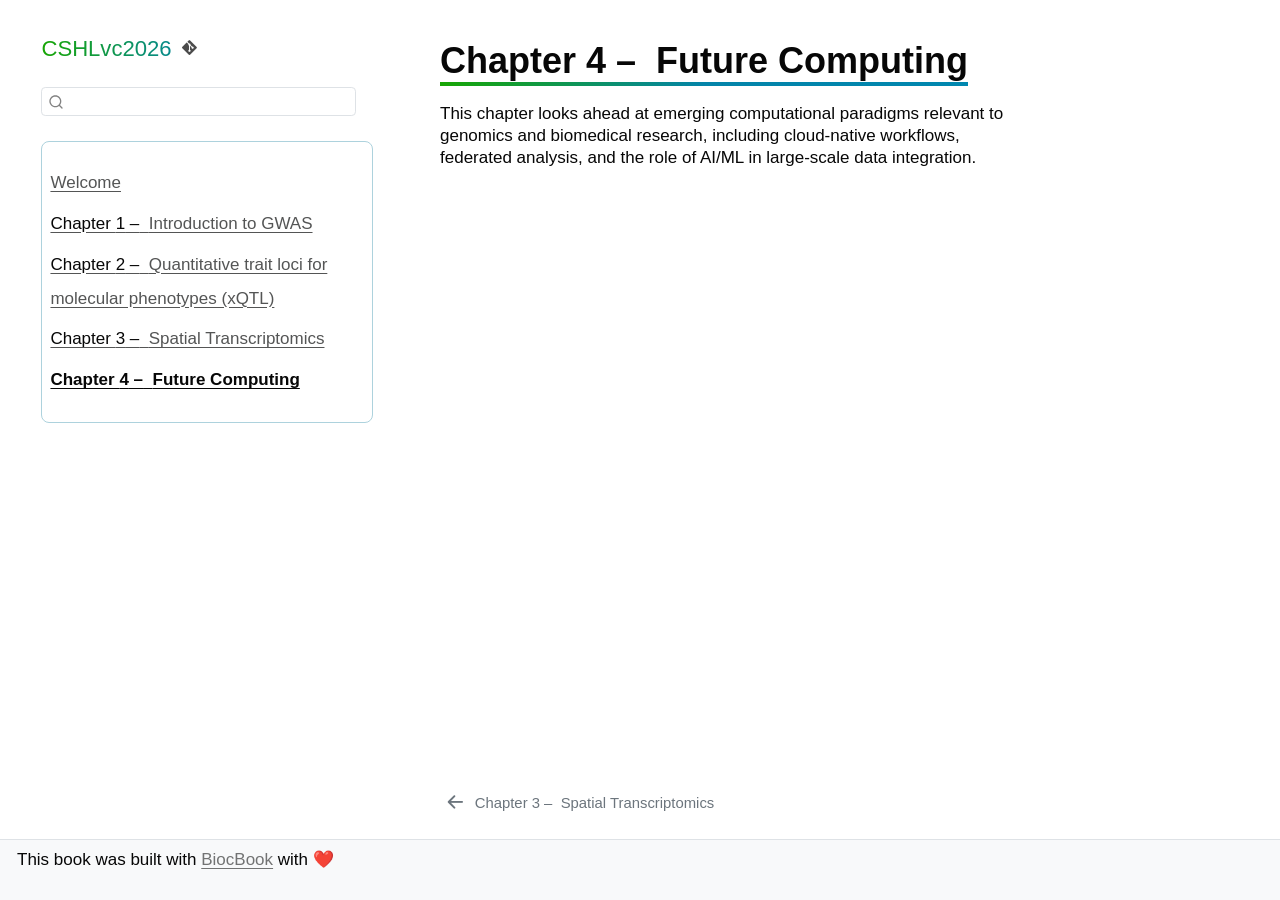
<file: docs/devel/pages/future-computing.html>
<!DOCTYPE html>
<html xmlns="http://www.w3.org/1999/xhtml" lang="en" xml:lang="en"><head>

<meta charset="utf-8">
<meta name="generator" content="quarto-1.9.36">

<meta name="viewport" content="width=device-width, initial-scale=1.0, user-scalable=yes">


<title>4&nbsp; Future Computing – CSHLvc2026</title>
<style>
/* Default styles provided by pandoc.
** See https://pandoc.org/MANUAL.html#variables-for-html for config info.
*/
code{white-space: pre-wrap;}
span.smallcaps{font-variant: small-caps;}
div.columns{display: flex; gap: min(4vw, 1.5em);}
div.column{flex: auto; overflow-x: auto;}
div.hanging-indent{margin-left: 1.5em; text-indent: -1.5em;}
ul.task-list{list-style: none;}
ul.task-list li input[type="checkbox"] {
  width: 0.8em;
  margin: 0 0.8em 0.2em -1em; /* quarto-specific, see https://github.com/quarto-dev/quarto-cli/issues/4556 */ 
  vertical-align: middle;
}
</style>


<script src="../site_libs/quarto-nav/quarto-nav.js"></script>
<script src="../site_libs/quarto-nav/headroom.min.js"></script>
<script src="../site_libs/clipboard/clipboard.min.js"></script>
<script src="../site_libs/quarto-search/autocomplete.umd.js"></script>
<script src="../site_libs/quarto-search/fuse.min.js"></script>
<script src="../site_libs/quarto-search/quarto-search.js"></script>
<meta name="quarto:offset" content="../">
<link href="../pages/spatial-transcriptomics.html" rel="prev">
<link href="../assets/favicon.png" rel="icon" type="image/png">
<script src="../site_libs/quarto-html/quarto.js" type="module"></script>
<script src="../site_libs/quarto-html/tabsets/tabsets.js" type="module"></script>
<script src="../site_libs/quarto-html/popper.min.js"></script>
<script src="../site_libs/quarto-html/tippy.umd.min.js"></script>
<script src="../site_libs/quarto-html/anchor.min.js"></script>
<link href="../site_libs/quarto-html/tippy.css" rel="stylesheet">
<link href="../site_libs/quarto-html/quarto-syntax-highlighting-e5c0da90bde570b7566f6217e7c63da7.css" rel="stylesheet" id="quarto-text-highlighting-styles">
<script src="../site_libs/bootstrap/bootstrap.min.js"></script>
<link href="../site_libs/bootstrap/bootstrap-icons.css" rel="stylesheet">
<link href="../site_libs/bootstrap/bootstrap-a038ba3861bcfad56c0652c9cef52109.min.css" rel="stylesheet" append-hash="true" id="quarto-bootstrap" data-mode="light">
<script id="quarto-search-options" type="application/json">{
  "location": "sidebar",
  "copy-button": false,
  "collapse-after": 3,
  "panel-placement": "start",
  "type": "textbox",
  "limit": 50,
  "keyboard-shortcut": [
    "f",
    "/",
    "s"
  ],
  "show-item-context": false,
  "language": {
    "search-no-results-text": "No results",
    "search-matching-documents-text": "matching documents",
    "search-copy-link-title": "Copy link to search",
    "search-hide-matches-text": "Hide additional matches",
    "search-more-match-text": "more match in this document",
    "search-more-matches-text": "more matches in this document",
    "search-clear-button-title": "Clear",
    "search-text-placeholder": "",
    "search-detached-cancel-button-title": "Cancel",
    "search-submit-button-title": "Submit",
    "search-label": "Search"
  }
}</script>


</head>

<body class="nav-sidebar docked quarto-light">

<div id="quarto-search-results"></div>
  <header id="quarto-header" class="headroom fixed-top">
  <nav class="quarto-secondary-nav">
    <div class="container-fluid d-flex">
      <button type="button" class="quarto-btn-toggle btn" data-bs-toggle="collapse" role="button" data-bs-target=".quarto-sidebar-collapse-item" aria-controls="quarto-sidebar" aria-expanded="false" aria-label="Toggle sidebar navigation" onclick="if (window.quartoToggleHeadroom) { window.quartoToggleHeadroom(); }">
        <i class="bi bi-layout-text-sidebar-reverse"></i>
      </button>
        <nav class="quarto-page-breadcrumbs" aria-label="breadcrumb"><ol class="breadcrumb"><li class="breadcrumb-item"><a href="../pages/future-computing.html"><span class="chapter-number">4</span>&nbsp; <span class="chapter-title">Future Computing</span></a></li></ol></nav>
        <a class="flex-grow-1" role="navigation" data-bs-toggle="collapse" data-bs-target=".quarto-sidebar-collapse-item" aria-controls="quarto-sidebar" aria-expanded="false" aria-label="Toggle sidebar navigation" onclick="if (window.quartoToggleHeadroom) { window.quartoToggleHeadroom(); }">      
        </a>
      <button type="button" class="btn quarto-search-button" aria-label="Search" onclick="window.quartoOpenSearch();">
        <i class="bi bi-search"></i>
      </button>
    </div>
  </nav>
</header>
<!-- content -->
<div id="quarto-content" class="quarto-container page-columns page-rows-contents page-layout-article">
<!-- sidebar -->
  <nav id="quarto-sidebar" class="sidebar collapse collapse-horizontal quarto-sidebar-collapse-item sidebar-navigation docked overflow-auto">
    <div class="pt-lg-2 mt-2 text-left sidebar-header">
    <div class="sidebar-title mb-0 py-0">
      <a href="../">CSHLvc2026</a> 
        <div class="sidebar-tools-main">
    <div class="dropdown">
      <a href="" title="" id="quarto-navigation-tool-dropdown-0" class="quarto-navigation-tool dropdown-toggle px-1" data-bs-toggle="dropdown" aria-expanded="false" role="link" aria-label=""><i class="bi bi-git"></i></a>
      <ul class="dropdown-menu" aria-labelledby="quarto-navigation-tool-dropdown-0">
          <li>
            <a class="dropdown-item sidebar-tools-main-item" href="https://github.com/vjcitn/CSHLvc2026/">
            Source Code
            </a>
          </li>
          <li>
            <a class="dropdown-item sidebar-tools-main-item" href="https://vjcitn.github.io/CSHLvc2026/devel/">
            Browse version `devel`
            </a>
          </li>
      </ul>
    </div>
</div>
    </div>
      </div>
        <div class="mt-2 flex-shrink-0 align-items-center">
        <div class="sidebar-search">
        <div id="quarto-search" class="" title="Search"></div>
        </div>
        </div>
    <div class="sidebar-menu-container"> 
    <ul class="list-unstyled mt-1">
        <li class="sidebar-item">
  <div class="sidebar-item-container"> 
  <a href="../index.html" class="sidebar-item-text sidebar-link">
 <span class="menu-text">Welcome</span></a>
  </div>
</li>
        <li class="sidebar-item">
  <div class="sidebar-item-container"> 
  <a href="../pages/introduction-to-gwas.html" class="sidebar-item-text sidebar-link">
 <span class="menu-text"><span class="chapter-number">1</span>&nbsp; <span class="chapter-title">Introduction to GWAS</span></span></a>
  </div>
</li>
        <li class="sidebar-item">
  <div class="sidebar-item-container"> 
  <a href="../pages/xqtl.html" class="sidebar-item-text sidebar-link">
 <span class="menu-text"><span class="chapter-number">2</span>&nbsp; <span class="chapter-title">Quantitative trait loci for molecular phenotypes (xQTL)</span></span></a>
  </div>
</li>
        <li class="sidebar-item">
  <div class="sidebar-item-container"> 
  <a href="../pages/spatial-transcriptomics.html" class="sidebar-item-text sidebar-link">
 <span class="menu-text"><span class="chapter-number">3</span>&nbsp; <span class="chapter-title">Spatial Transcriptomics</span></span></a>
  </div>
</li>
        <li class="sidebar-item">
  <div class="sidebar-item-container"> 
  <a href="../pages/future-computing.html" class="sidebar-item-text sidebar-link active">
 <span class="menu-text"><span class="chapter-number">4</span>&nbsp; <span class="chapter-title">Future Computing</span></span></a>
  </div>
</li>
    </ul>
    </div>
</nav>
<div id="quarto-sidebar-glass" class="quarto-sidebar-collapse-item" data-bs-toggle="collapse" data-bs-target=".quarto-sidebar-collapse-item"></div>
<!-- margin-sidebar -->
    <div id="quarto-margin-sidebar" class="sidebar margin-sidebar zindex-bottom">
        
    </div>
<!-- main -->
<main class="content" id="quarto-document-content">

<header id="title-block-header" class="quarto-title-block default">
<div class="quarto-title">
<h1 class="title"><span class="chapter-number">4</span>&nbsp; <span class="chapter-title">Future Computing</span></h1>
</div>



<div class="quarto-title-meta">

    
  
    
  </div>
  


</header>


<p>This chapter looks ahead at emerging computational paradigms relevant to genomics and biomedical research, including cloud-native workflows, federated analysis, and the role of AI/ML in large-scale data integration.</p>



<a onclick="window.scrollTo(0, 0); return false;" role="button" id="quarto-back-to-top"><i class="bi bi-arrow-up"></i> Back to top</a></main> <!-- /main -->
<script id="quarto-html-after-body" type="application/javascript">
  window.document.addEventListener("DOMContentLoaded", function (event) {
    const icon = "";
    const anchorJS = new window.AnchorJS();
    anchorJS.options = {
      placement: 'right',
      icon: icon
    };
    anchorJS.add('.anchored');
    const isCodeAnnotation = (el) => {
      for (const clz of el.classList) {
        if (clz.startsWith('code-annotation-')) {                     
          return true;
        }
      }
      return false;
    }
    const onCopySuccess = function(e) {
      // button target
      const button = e.trigger;
      // don't keep focus
      button.blur();
      // flash "checked"
      button.classList.add('code-copy-button-checked');
      var currentTitle = button.getAttribute("title");
      button.setAttribute("title", "Copied!");
      let tooltip;
      if (window.bootstrap) {
        button.setAttribute("data-bs-toggle", "tooltip");
        button.setAttribute("data-bs-placement", "left");
        button.setAttribute("data-bs-title", "Copied!");
        tooltip = new bootstrap.Tooltip(button, 
          { trigger: "manual", 
            customClass: "code-copy-button-tooltip",
            offset: [0, -8]});
        tooltip.show();    
      }
      setTimeout(function() {
        if (tooltip) {
          tooltip.hide();
          button.removeAttribute("data-bs-title");
          button.removeAttribute("data-bs-toggle");
          button.removeAttribute("data-bs-placement");
        }
        button.setAttribute("title", currentTitle);
        button.classList.remove('code-copy-button-checked');
      }, 1000);
      // clear code selection
      e.clearSelection();
    }
    const getTextToCopy = function(trigger) {
      const outerScaffold = trigger.parentElement.cloneNode(true);
      const codeEl = outerScaffold.querySelector('code');
      for (const childEl of codeEl.children) {
        if (isCodeAnnotation(childEl)) {
          childEl.remove();
        }
      }
      return codeEl.innerText;
    }
    const clipboard = new window.ClipboardJS('.code-copy-button:not([data-in-quarto-modal])', {
      text: getTextToCopy
    });
    clipboard.on('success', onCopySuccess);
    if (window.document.getElementById('quarto-embedded-source-code-modal')) {
      const clipboardModal = new window.ClipboardJS('.code-copy-button[data-in-quarto-modal]', {
        text: getTextToCopy,
        container: window.document.getElementById('quarto-embedded-source-code-modal')
      });
      clipboardModal.on('success', onCopySuccess);
    }
      var localhostRegex = new RegExp(/^(?:http|https):\/\/localhost\:?[0-9]*\//);
      var mailtoRegex = new RegExp(/^mailto:/);
        var filterRegex = new RegExp('/' + window.location.host + '/');
      var isInternal = (href) => {
          return filterRegex.test(href) || localhostRegex.test(href) || mailtoRegex.test(href);
      }
      // Inspect non-navigation links and adorn them if external
     var links = window.document.querySelectorAll('a[href]:not(.nav-link):not(.navbar-brand):not(.toc-action):not(.sidebar-link):not(.sidebar-item-toggle):not(.pagination-link):not(.no-external):not([aria-hidden]):not(.dropdown-item):not(.quarto-navigation-tool):not(.about-link)');
      for (var i=0; i<links.length; i++) {
        const link = links[i];
        if (!isInternal(link.href)) {
          // undo the damage that might have been done by quarto-nav.js in the case of
          // links that we want to consider external
          if (link.dataset.originalHref !== undefined) {
            link.href = link.dataset.originalHref;
          }
        }
      }
    function tippyHover(el, contentFn, onTriggerFn, onUntriggerFn) {
      const config = {
        allowHTML: true,
        maxWidth: 500,
        delay: 100,
        arrow: false,
        appendTo: function(el) {
            return el.parentElement;
        },
        interactive: true,
        interactiveBorder: 10,
        theme: 'quarto',
        placement: 'bottom-start',
      };
      if (contentFn) {
        config.content = contentFn;
      }
      if (onTriggerFn) {
        config.onTrigger = onTriggerFn;
      }
      if (onUntriggerFn) {
        config.onUntrigger = onUntriggerFn;
      }
      window.tippy(el, config); 
    }
    const noterefs = window.document.querySelectorAll('a[role="doc-noteref"]');
    for (var i=0; i<noterefs.length; i++) {
      const ref = noterefs[i];
      tippyHover(ref, function() {
        // use id or data attribute instead here
        let href = ref.getAttribute('data-footnote-href') || ref.getAttribute('href');
        try { href = new URL(href).hash; } catch {}
        const id = href.replace(/^#\/?/, "");
        const note = window.document.getElementById(id);
        if (note) {
          return note.innerHTML;
        } else {
          return "";
        }
      });
    }
    const xrefs = window.document.querySelectorAll('a.quarto-xref');
    const processXRef = (id, note) => {
      // Strip column container classes
      const stripColumnClz = (el) => {
        el.classList.remove("page-full", "page-columns");
        if (el.children) {
          for (const child of el.children) {
            stripColumnClz(child);
          }
        }
      }
      stripColumnClz(note)
      if (id === null || id.startsWith('sec-')) {
        // Special case sections, only their first couple elements
        const container = document.createElement("div");
        if (note.children && note.children.length > 2) {
          container.appendChild(note.children[0].cloneNode(true));
          for (let i = 1; i < note.children.length; i++) {
            const child = note.children[i];
            if (child.tagName === "P" && child.innerText === "") {
              continue;
            } else {
              container.appendChild(child.cloneNode(true));
              break;
            }
          }
          if (window.Quarto?.typesetMath) {
            window.Quarto.typesetMath(container);
          }
          return container.innerHTML
        } else {
          if (window.Quarto?.typesetMath) {
            window.Quarto.typesetMath(note);
          }
          return note.innerHTML;
        }
      } else {
        // Remove any anchor links if they are present
        const anchorLink = note.querySelector('a.anchorjs-link');
        if (anchorLink) {
          anchorLink.remove();
        }
        if (window.Quarto?.typesetMath) {
          window.Quarto.typesetMath(note);
        }
        if (note.classList.contains("callout")) {
          return note.outerHTML;
        } else {
          return note.innerHTML;
        }
      }
    }
    for (var i=0; i<xrefs.length; i++) {
      const xref = xrefs[i];
      tippyHover(xref, undefined, function(instance) {
        instance.disable();
        let url = xref.getAttribute('href');
        let hash = undefined; 
        if (url.startsWith('#')) {
          hash = url;
        } else {
          try { hash = new URL(url).hash; } catch {}
        }
        if (hash) {
          const id = hash.replace(/^#\/?/, "");
          const note = window.document.getElementById(id);
          if (note !== null) {
            try {
              const html = processXRef(id, note.cloneNode(true));
              instance.setContent(html);
            } finally {
              instance.enable();
              instance.show();
            }
          } else {
            // See if we can fetch this
            fetch(url.split('#')[0])
            .then(res => res.text())
            .then(html => {
              const parser = new DOMParser();
              const htmlDoc = parser.parseFromString(html, "text/html");
              const note = htmlDoc.getElementById(id);
              if (note !== null) {
                const html = processXRef(id, note);
                instance.setContent(html);
              } 
            }).finally(() => {
              instance.enable();
              instance.show();
            });
          }
        } else {
          // See if we can fetch a full url (with no hash to target)
          // This is a special case and we should probably do some content thinning / targeting
          fetch(url)
          .then(res => res.text())
          .then(html => {
            const parser = new DOMParser();
            const htmlDoc = parser.parseFromString(html, "text/html");
            const note = htmlDoc.querySelector('main.content');
            if (note !== null) {
              // This should only happen for chapter cross references
              // (since there is no id in the URL)
              // remove the first header
              if (note.children.length > 0 && note.children[0].tagName === "HEADER") {
                note.children[0].remove();
              }
              const html = processXRef(null, note);
              instance.setContent(html);
            } 
          }).finally(() => {
            instance.enable();
            instance.show();
          });
        }
      }, function(instance) {
      });
    }
        let selectedAnnoteEl;
        const selectorForAnnotation = ( cell, annotation) => {
          let cellAttr = 'data-code-cell="' + cell + '"';
          let lineAttr = 'data-code-annotation="' +  annotation + '"';
          const selector = 'span[' + cellAttr + '][' + lineAttr + ']';
          return selector;
        }
        const selectCodeLines = (annoteEl) => {
          const doc = window.document;
          const targetCell = annoteEl.getAttribute("data-target-cell");
          const targetAnnotation = annoteEl.getAttribute("data-target-annotation");
          const annoteSpan = window.document.querySelector(selectorForAnnotation(targetCell, targetAnnotation));
          const lines = annoteSpan.getAttribute("data-code-lines").split(",");
          const lineIds = lines.map((line) => {
            return targetCell + "-" + line;
          })
          let top = null;
          let height = null;
          let parent = null;
          if (lineIds.length > 0) {
              //compute the position of the single el (top and bottom and make a div)
              const el = window.document.getElementById(lineIds[0]);
              top = el.offsetTop;
              height = el.offsetHeight;
              parent = el.parentElement.parentElement;
            if (lineIds.length > 1) {
              const lastEl = window.document.getElementById(lineIds[lineIds.length - 1]);
              const bottom = lastEl.offsetTop + lastEl.offsetHeight;
              height = bottom - top;
            }
            if (top !== null && height !== null && parent !== null) {
              // cook up a div (if necessary) and position it 
              let div = window.document.getElementById("code-annotation-line-highlight");
              if (div === null) {
                div = window.document.createElement("div");
                div.setAttribute("id", "code-annotation-line-highlight");
                div.style.position = 'absolute';
                parent.appendChild(div);
              }
              div.style.top = top - 2 + "px";
              div.style.height = height + 4 + "px";
              div.style.left = 0;
              let gutterDiv = window.document.getElementById("code-annotation-line-highlight-gutter");
              if (gutterDiv === null) {
                gutterDiv = window.document.createElement("div");
                gutterDiv.setAttribute("id", "code-annotation-line-highlight-gutter");
                gutterDiv.style.position = 'absolute';
                const codeCell = window.document.getElementById(targetCell);
                const gutter = codeCell.querySelector('.code-annotation-gutter');
                gutter.appendChild(gutterDiv);
              }
              gutterDiv.style.top = top - 2 + "px";
              gutterDiv.style.height = height + 4 + "px";
            }
            selectedAnnoteEl = annoteEl;
          }
        };
        const unselectCodeLines = () => {
          const elementsIds = ["code-annotation-line-highlight", "code-annotation-line-highlight-gutter"];
          elementsIds.forEach((elId) => {
            const div = window.document.getElementById(elId);
            if (div) {
              div.remove();
            }
          });
          selectedAnnoteEl = undefined;
        };
          // Handle positioning of the toggle
      window.addEventListener(
        "resize",
        throttle(() => {
          elRect = undefined;
          if (selectedAnnoteEl) {
            selectCodeLines(selectedAnnoteEl);
          }
        }, 10)
      );
      function throttle(fn, ms) {
      let throttle = false;
      let timer;
        return (...args) => {
          if(!throttle) { // first call gets through
              fn.apply(this, args);
              throttle = true;
          } else { // all the others get throttled
              if(timer) clearTimeout(timer); // cancel #2
              timer = setTimeout(() => {
                fn.apply(this, args);
                timer = throttle = false;
              }, ms);
          }
        };
      }
        // Attach click handler to the DT
        const annoteDls = window.document.querySelectorAll('dt[data-target-cell]');
        for (const annoteDlNode of annoteDls) {
          annoteDlNode.addEventListener('click', (event) => {
            const clickedEl = event.target;
            if (clickedEl !== selectedAnnoteEl) {
              unselectCodeLines();
              const activeEl = window.document.querySelector('dt[data-target-cell].code-annotation-active');
              if (activeEl) {
                activeEl.classList.remove('code-annotation-active');
              }
              selectCodeLines(clickedEl);
              clickedEl.classList.add('code-annotation-active');
            } else {
              // Unselect the line
              unselectCodeLines();
              clickedEl.classList.remove('code-annotation-active');
            }
          });
        }
    const findCites = (el) => {
      const parentEl = el.parentElement;
      if (parentEl) {
        const cites = parentEl.dataset.cites;
        if (cites) {
          return {
            el,
            cites: cites.split(' ')
          };
        } else {
          return findCites(el.parentElement)
        }
      } else {
        return undefined;
      }
    };
    var bibliorefs = window.document.querySelectorAll('a[role="doc-biblioref"]');
    for (var i=0; i<bibliorefs.length; i++) {
      const ref = bibliorefs[i];
      const citeInfo = findCites(ref);
      if (citeInfo) {
        tippyHover(citeInfo.el, function() {
          var popup = window.document.createElement('div');
          citeInfo.cites.forEach(function(cite) {
            var citeDiv = window.document.createElement('div');
            citeDiv.classList.add('hanging-indent');
            citeDiv.classList.add('csl-entry');
            var biblioDiv = window.document.getElementById('ref-' + cite);
            if (biblioDiv) {
              citeDiv.innerHTML = biblioDiv.innerHTML;
            }
            popup.appendChild(citeDiv);
          });
          return popup.innerHTML;
        });
      }
    }
  });
  </script>
<nav class="page-navigation">
  <div class="nav-page nav-page-previous">
      <a href="../pages/spatial-transcriptomics.html" class="pagination-link" aria-label="Spatial Transcriptomics">
        <i class="bi bi-arrow-left-short"></i> <span class="nav-page-text"><span class="chapter-number">3</span>&nbsp; <span class="chapter-title">Spatial Transcriptomics</span></span>
      </a>          
  </div>
  <div class="nav-page nav-page-next">
  </div>
</nav>
</div> <!-- /content -->
<footer class="footer">
  <div class="nav-footer">
    <div class="nav-footer-left">
<p>This book was built with <a href="https://github.com/js2264/BiocBook/">BiocBook</a> with <span class="emoji" data-emoji="heart">❤️</span></p>
</div>   
    <div class="nav-footer-center">
      &nbsp;
    </div>
    <div class="nav-footer-right">
      &nbsp;
    </div>
  </div>
</footer>




</body></html>
</file>
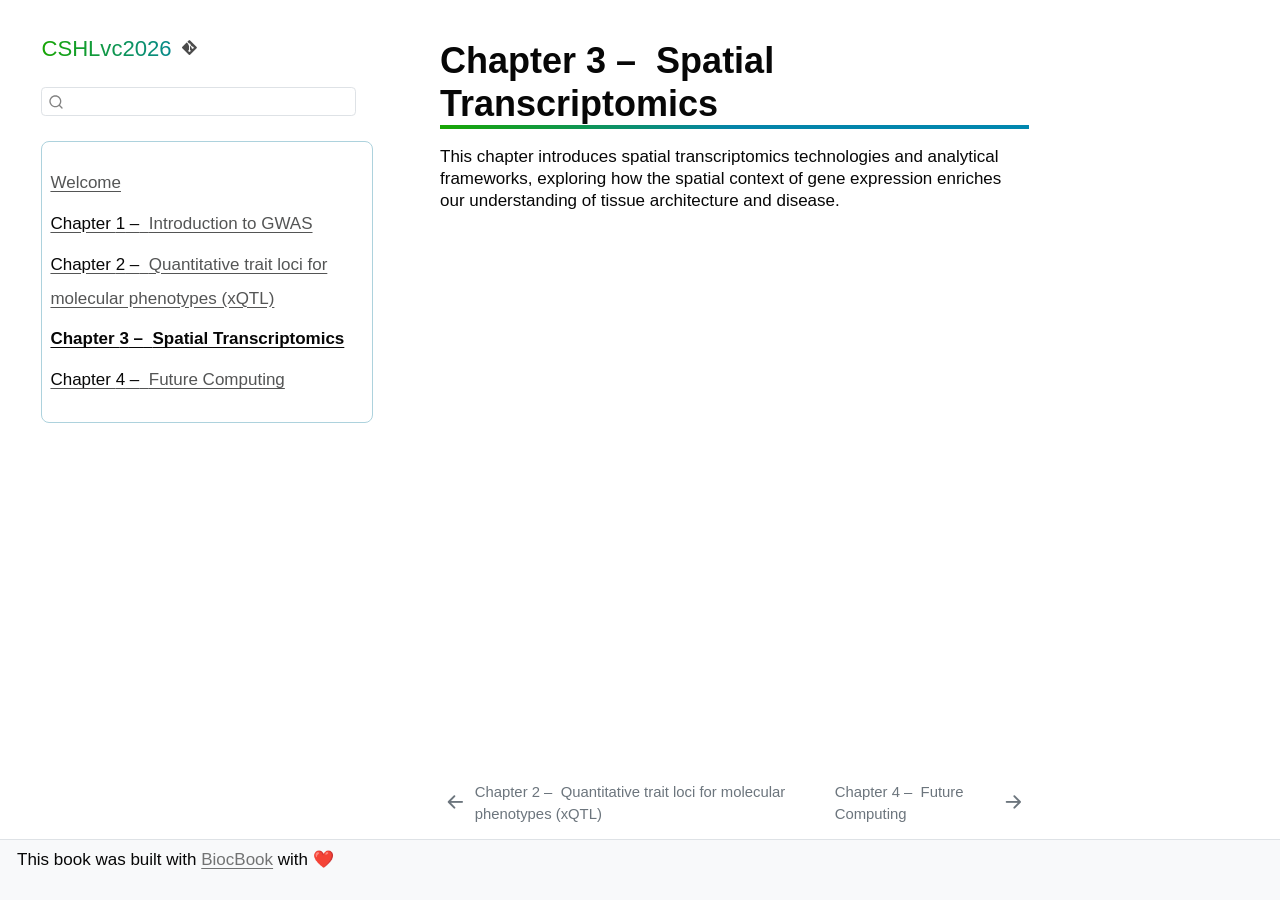
<file: docs/devel/pages/spatial-transcriptomics.html>
<!DOCTYPE html>
<html xmlns="http://www.w3.org/1999/xhtml" lang="en" xml:lang="en"><head>

<meta charset="utf-8">
<meta name="generator" content="quarto-1.9.36">

<meta name="viewport" content="width=device-width, initial-scale=1.0, user-scalable=yes">


<title>3&nbsp; Spatial Transcriptomics – CSHLvc2026</title>
<style>
/* Default styles provided by pandoc.
** See https://pandoc.org/MANUAL.html#variables-for-html for config info.
*/
code{white-space: pre-wrap;}
span.smallcaps{font-variant: small-caps;}
div.columns{display: flex; gap: min(4vw, 1.5em);}
div.column{flex: auto; overflow-x: auto;}
div.hanging-indent{margin-left: 1.5em; text-indent: -1.5em;}
ul.task-list{list-style: none;}
ul.task-list li input[type="checkbox"] {
  width: 0.8em;
  margin: 0 0.8em 0.2em -1em; /* quarto-specific, see https://github.com/quarto-dev/quarto-cli/issues/4556 */ 
  vertical-align: middle;
}
</style>


<script src="../site_libs/quarto-nav/quarto-nav.js"></script>
<script src="../site_libs/quarto-nav/headroom.min.js"></script>
<script src="../site_libs/clipboard/clipboard.min.js"></script>
<script src="../site_libs/quarto-search/autocomplete.umd.js"></script>
<script src="../site_libs/quarto-search/fuse.min.js"></script>
<script src="../site_libs/quarto-search/quarto-search.js"></script>
<meta name="quarto:offset" content="../">
<link href="../pages/future-computing.html" rel="next">
<link href="../pages/xqtl.html" rel="prev">
<link href="../assets/favicon.png" rel="icon" type="image/png">
<script src="../site_libs/quarto-html/quarto.js" type="module"></script>
<script src="../site_libs/quarto-html/tabsets/tabsets.js" type="module"></script>
<script src="../site_libs/quarto-html/popper.min.js"></script>
<script src="../site_libs/quarto-html/tippy.umd.min.js"></script>
<script src="../site_libs/quarto-html/anchor.min.js"></script>
<link href="../site_libs/quarto-html/tippy.css" rel="stylesheet">
<link href="../site_libs/quarto-html/quarto-syntax-highlighting-e5c0da90bde570b7566f6217e7c63da7.css" rel="stylesheet" id="quarto-text-highlighting-styles">
<script src="../site_libs/bootstrap/bootstrap.min.js"></script>
<link href="../site_libs/bootstrap/bootstrap-icons.css" rel="stylesheet">
<link href="../site_libs/bootstrap/bootstrap-a038ba3861bcfad56c0652c9cef52109.min.css" rel="stylesheet" append-hash="true" id="quarto-bootstrap" data-mode="light">
<script id="quarto-search-options" type="application/json">{
  "location": "sidebar",
  "copy-button": false,
  "collapse-after": 3,
  "panel-placement": "start",
  "type": "textbox",
  "limit": 50,
  "keyboard-shortcut": [
    "f",
    "/",
    "s"
  ],
  "show-item-context": false,
  "language": {
    "search-no-results-text": "No results",
    "search-matching-documents-text": "matching documents",
    "search-copy-link-title": "Copy link to search",
    "search-hide-matches-text": "Hide additional matches",
    "search-more-match-text": "more match in this document",
    "search-more-matches-text": "more matches in this document",
    "search-clear-button-title": "Clear",
    "search-text-placeholder": "",
    "search-detached-cancel-button-title": "Cancel",
    "search-submit-button-title": "Submit",
    "search-label": "Search"
  }
}</script>


</head>

<body class="nav-sidebar docked quarto-light">

<div id="quarto-search-results"></div>
  <header id="quarto-header" class="headroom fixed-top">
  <nav class="quarto-secondary-nav">
    <div class="container-fluid d-flex">
      <button type="button" class="quarto-btn-toggle btn" data-bs-toggle="collapse" role="button" data-bs-target=".quarto-sidebar-collapse-item" aria-controls="quarto-sidebar" aria-expanded="false" aria-label="Toggle sidebar navigation" onclick="if (window.quartoToggleHeadroom) { window.quartoToggleHeadroom(); }">
        <i class="bi bi-layout-text-sidebar-reverse"></i>
      </button>
        <nav class="quarto-page-breadcrumbs" aria-label="breadcrumb"><ol class="breadcrumb"><li class="breadcrumb-item"><a href="../pages/spatial-transcriptomics.html"><span class="chapter-number">3</span>&nbsp; <span class="chapter-title">Spatial Transcriptomics</span></a></li></ol></nav>
        <a class="flex-grow-1" role="navigation" data-bs-toggle="collapse" data-bs-target=".quarto-sidebar-collapse-item" aria-controls="quarto-sidebar" aria-expanded="false" aria-label="Toggle sidebar navigation" onclick="if (window.quartoToggleHeadroom) { window.quartoToggleHeadroom(); }">      
        </a>
      <button type="button" class="btn quarto-search-button" aria-label="Search" onclick="window.quartoOpenSearch();">
        <i class="bi bi-search"></i>
      </button>
    </div>
  </nav>
</header>
<!-- content -->
<div id="quarto-content" class="quarto-container page-columns page-rows-contents page-layout-article">
<!-- sidebar -->
  <nav id="quarto-sidebar" class="sidebar collapse collapse-horizontal quarto-sidebar-collapse-item sidebar-navigation docked overflow-auto">
    <div class="pt-lg-2 mt-2 text-left sidebar-header">
    <div class="sidebar-title mb-0 py-0">
      <a href="../">CSHLvc2026</a> 
        <div class="sidebar-tools-main">
    <div class="dropdown">
      <a href="" title="" id="quarto-navigation-tool-dropdown-0" class="quarto-navigation-tool dropdown-toggle px-1" data-bs-toggle="dropdown" aria-expanded="false" role="link" aria-label=""><i class="bi bi-git"></i></a>
      <ul class="dropdown-menu" aria-labelledby="quarto-navigation-tool-dropdown-0">
          <li>
            <a class="dropdown-item sidebar-tools-main-item" href="https://github.com/vjcitn/CSHLvc2026/">
            Source Code
            </a>
          </li>
          <li>
            <a class="dropdown-item sidebar-tools-main-item" href="https://vjcitn.github.io/CSHLvc2026/devel/">
            Browse version `devel`
            </a>
          </li>
      </ul>
    </div>
</div>
    </div>
      </div>
        <div class="mt-2 flex-shrink-0 align-items-center">
        <div class="sidebar-search">
        <div id="quarto-search" class="" title="Search"></div>
        </div>
        </div>
    <div class="sidebar-menu-container"> 
    <ul class="list-unstyled mt-1">
        <li class="sidebar-item">
  <div class="sidebar-item-container"> 
  <a href="../index.html" class="sidebar-item-text sidebar-link">
 <span class="menu-text">Welcome</span></a>
  </div>
</li>
        <li class="sidebar-item">
  <div class="sidebar-item-container"> 
  <a href="../pages/introduction-to-gwas.html" class="sidebar-item-text sidebar-link">
 <span class="menu-text"><span class="chapter-number">1</span>&nbsp; <span class="chapter-title">Introduction to GWAS</span></span></a>
  </div>
</li>
        <li class="sidebar-item">
  <div class="sidebar-item-container"> 
  <a href="../pages/xqtl.html" class="sidebar-item-text sidebar-link">
 <span class="menu-text"><span class="chapter-number">2</span>&nbsp; <span class="chapter-title">Quantitative trait loci for molecular phenotypes (xQTL)</span></span></a>
  </div>
</li>
        <li class="sidebar-item">
  <div class="sidebar-item-container"> 
  <a href="../pages/spatial-transcriptomics.html" class="sidebar-item-text sidebar-link active">
 <span class="menu-text"><span class="chapter-number">3</span>&nbsp; <span class="chapter-title">Spatial Transcriptomics</span></span></a>
  </div>
</li>
        <li class="sidebar-item">
  <div class="sidebar-item-container"> 
  <a href="../pages/future-computing.html" class="sidebar-item-text sidebar-link">
 <span class="menu-text"><span class="chapter-number">4</span>&nbsp; <span class="chapter-title">Future Computing</span></span></a>
  </div>
</li>
    </ul>
    </div>
</nav>
<div id="quarto-sidebar-glass" class="quarto-sidebar-collapse-item" data-bs-toggle="collapse" data-bs-target=".quarto-sidebar-collapse-item"></div>
<!-- margin-sidebar -->
    <div id="quarto-margin-sidebar" class="sidebar margin-sidebar zindex-bottom">
        
    </div>
<!-- main -->
<main class="content" id="quarto-document-content">

<header id="title-block-header" class="quarto-title-block default">
<div class="quarto-title">
<h1 class="title"><span class="chapter-number">3</span>&nbsp; <span class="chapter-title">Spatial Transcriptomics</span></h1>
</div>



<div class="quarto-title-meta">

    
  
    
  </div>
  


</header>


<p>This chapter introduces spatial transcriptomics technologies and analytical frameworks, exploring how the spatial context of gene expression enriches our understanding of tissue architecture and disease.</p>



<a onclick="window.scrollTo(0, 0); return false;" role="button" id="quarto-back-to-top"><i class="bi bi-arrow-up"></i> Back to top</a></main> <!-- /main -->
<script id="quarto-html-after-body" type="application/javascript">
  window.document.addEventListener("DOMContentLoaded", function (event) {
    const icon = "";
    const anchorJS = new window.AnchorJS();
    anchorJS.options = {
      placement: 'right',
      icon: icon
    };
    anchorJS.add('.anchored');
    const isCodeAnnotation = (el) => {
      for (const clz of el.classList) {
        if (clz.startsWith('code-annotation-')) {                     
          return true;
        }
      }
      return false;
    }
    const onCopySuccess = function(e) {
      // button target
      const button = e.trigger;
      // don't keep focus
      button.blur();
      // flash "checked"
      button.classList.add('code-copy-button-checked');
      var currentTitle = button.getAttribute("title");
      button.setAttribute("title", "Copied!");
      let tooltip;
      if (window.bootstrap) {
        button.setAttribute("data-bs-toggle", "tooltip");
        button.setAttribute("data-bs-placement", "left");
        button.setAttribute("data-bs-title", "Copied!");
        tooltip = new bootstrap.Tooltip(button, 
          { trigger: "manual", 
            customClass: "code-copy-button-tooltip",
            offset: [0, -8]});
        tooltip.show();    
      }
      setTimeout(function() {
        if (tooltip) {
          tooltip.hide();
          button.removeAttribute("data-bs-title");
          button.removeAttribute("data-bs-toggle");
          button.removeAttribute("data-bs-placement");
        }
        button.setAttribute("title", currentTitle);
        button.classList.remove('code-copy-button-checked');
      }, 1000);
      // clear code selection
      e.clearSelection();
    }
    const getTextToCopy = function(trigger) {
      const outerScaffold = trigger.parentElement.cloneNode(true);
      const codeEl = outerScaffold.querySelector('code');
      for (const childEl of codeEl.children) {
        if (isCodeAnnotation(childEl)) {
          childEl.remove();
        }
      }
      return codeEl.innerText;
    }
    const clipboard = new window.ClipboardJS('.code-copy-button:not([data-in-quarto-modal])', {
      text: getTextToCopy
    });
    clipboard.on('success', onCopySuccess);
    if (window.document.getElementById('quarto-embedded-source-code-modal')) {
      const clipboardModal = new window.ClipboardJS('.code-copy-button[data-in-quarto-modal]', {
        text: getTextToCopy,
        container: window.document.getElementById('quarto-embedded-source-code-modal')
      });
      clipboardModal.on('success', onCopySuccess);
    }
      var localhostRegex = new RegExp(/^(?:http|https):\/\/localhost\:?[0-9]*\//);
      var mailtoRegex = new RegExp(/^mailto:/);
        var filterRegex = new RegExp('/' + window.location.host + '/');
      var isInternal = (href) => {
          return filterRegex.test(href) || localhostRegex.test(href) || mailtoRegex.test(href);
      }
      // Inspect non-navigation links and adorn them if external
     var links = window.document.querySelectorAll('a[href]:not(.nav-link):not(.navbar-brand):not(.toc-action):not(.sidebar-link):not(.sidebar-item-toggle):not(.pagination-link):not(.no-external):not([aria-hidden]):not(.dropdown-item):not(.quarto-navigation-tool):not(.about-link)');
      for (var i=0; i<links.length; i++) {
        const link = links[i];
        if (!isInternal(link.href)) {
          // undo the damage that might have been done by quarto-nav.js in the case of
          // links that we want to consider external
          if (link.dataset.originalHref !== undefined) {
            link.href = link.dataset.originalHref;
          }
        }
      }
    function tippyHover(el, contentFn, onTriggerFn, onUntriggerFn) {
      const config = {
        allowHTML: true,
        maxWidth: 500,
        delay: 100,
        arrow: false,
        appendTo: function(el) {
            return el.parentElement;
        },
        interactive: true,
        interactiveBorder: 10,
        theme: 'quarto',
        placement: 'bottom-start',
      };
      if (contentFn) {
        config.content = contentFn;
      }
      if (onTriggerFn) {
        config.onTrigger = onTriggerFn;
      }
      if (onUntriggerFn) {
        config.onUntrigger = onUntriggerFn;
      }
      window.tippy(el, config); 
    }
    const noterefs = window.document.querySelectorAll('a[role="doc-noteref"]');
    for (var i=0; i<noterefs.length; i++) {
      const ref = noterefs[i];
      tippyHover(ref, function() {
        // use id or data attribute instead here
        let href = ref.getAttribute('data-footnote-href') || ref.getAttribute('href');
        try { href = new URL(href).hash; } catch {}
        const id = href.replace(/^#\/?/, "");
        const note = window.document.getElementById(id);
        if (note) {
          return note.innerHTML;
        } else {
          return "";
        }
      });
    }
    const xrefs = window.document.querySelectorAll('a.quarto-xref');
    const processXRef = (id, note) => {
      // Strip column container classes
      const stripColumnClz = (el) => {
        el.classList.remove("page-full", "page-columns");
        if (el.children) {
          for (const child of el.children) {
            stripColumnClz(child);
          }
        }
      }
      stripColumnClz(note)
      if (id === null || id.startsWith('sec-')) {
        // Special case sections, only their first couple elements
        const container = document.createElement("div");
        if (note.children && note.children.length > 2) {
          container.appendChild(note.children[0].cloneNode(true));
          for (let i = 1; i < note.children.length; i++) {
            const child = note.children[i];
            if (child.tagName === "P" && child.innerText === "") {
              continue;
            } else {
              container.appendChild(child.cloneNode(true));
              break;
            }
          }
          if (window.Quarto?.typesetMath) {
            window.Quarto.typesetMath(container);
          }
          return container.innerHTML
        } else {
          if (window.Quarto?.typesetMath) {
            window.Quarto.typesetMath(note);
          }
          return note.innerHTML;
        }
      } else {
        // Remove any anchor links if they are present
        const anchorLink = note.querySelector('a.anchorjs-link');
        if (anchorLink) {
          anchorLink.remove();
        }
        if (window.Quarto?.typesetMath) {
          window.Quarto.typesetMath(note);
        }
        if (note.classList.contains("callout")) {
          return note.outerHTML;
        } else {
          return note.innerHTML;
        }
      }
    }
    for (var i=0; i<xrefs.length; i++) {
      const xref = xrefs[i];
      tippyHover(xref, undefined, function(instance) {
        instance.disable();
        let url = xref.getAttribute('href');
        let hash = undefined; 
        if (url.startsWith('#')) {
          hash = url;
        } else {
          try { hash = new URL(url).hash; } catch {}
        }
        if (hash) {
          const id = hash.replace(/^#\/?/, "");
          const note = window.document.getElementById(id);
          if (note !== null) {
            try {
              const html = processXRef(id, note.cloneNode(true));
              instance.setContent(html);
            } finally {
              instance.enable();
              instance.show();
            }
          } else {
            // See if we can fetch this
            fetch(url.split('#')[0])
            .then(res => res.text())
            .then(html => {
              const parser = new DOMParser();
              const htmlDoc = parser.parseFromString(html, "text/html");
              const note = htmlDoc.getElementById(id);
              if (note !== null) {
                const html = processXRef(id, note);
                instance.setContent(html);
              } 
            }).finally(() => {
              instance.enable();
              instance.show();
            });
          }
        } else {
          // See if we can fetch a full url (with no hash to target)
          // This is a special case and we should probably do some content thinning / targeting
          fetch(url)
          .then(res => res.text())
          .then(html => {
            const parser = new DOMParser();
            const htmlDoc = parser.parseFromString(html, "text/html");
            const note = htmlDoc.querySelector('main.content');
            if (note !== null) {
              // This should only happen for chapter cross references
              // (since there is no id in the URL)
              // remove the first header
              if (note.children.length > 0 && note.children[0].tagName === "HEADER") {
                note.children[0].remove();
              }
              const html = processXRef(null, note);
              instance.setContent(html);
            } 
          }).finally(() => {
            instance.enable();
            instance.show();
          });
        }
      }, function(instance) {
      });
    }
        let selectedAnnoteEl;
        const selectorForAnnotation = ( cell, annotation) => {
          let cellAttr = 'data-code-cell="' + cell + '"';
          let lineAttr = 'data-code-annotation="' +  annotation + '"';
          const selector = 'span[' + cellAttr + '][' + lineAttr + ']';
          return selector;
        }
        const selectCodeLines = (annoteEl) => {
          const doc = window.document;
          const targetCell = annoteEl.getAttribute("data-target-cell");
          const targetAnnotation = annoteEl.getAttribute("data-target-annotation");
          const annoteSpan = window.document.querySelector(selectorForAnnotation(targetCell, targetAnnotation));
          const lines = annoteSpan.getAttribute("data-code-lines").split(",");
          const lineIds = lines.map((line) => {
            return targetCell + "-" + line;
          })
          let top = null;
          let height = null;
          let parent = null;
          if (lineIds.length > 0) {
              //compute the position of the single el (top and bottom and make a div)
              const el = window.document.getElementById(lineIds[0]);
              top = el.offsetTop;
              height = el.offsetHeight;
              parent = el.parentElement.parentElement;
            if (lineIds.length > 1) {
              const lastEl = window.document.getElementById(lineIds[lineIds.length - 1]);
              const bottom = lastEl.offsetTop + lastEl.offsetHeight;
              height = bottom - top;
            }
            if (top !== null && height !== null && parent !== null) {
              // cook up a div (if necessary) and position it 
              let div = window.document.getElementById("code-annotation-line-highlight");
              if (div === null) {
                div = window.document.createElement("div");
                div.setAttribute("id", "code-annotation-line-highlight");
                div.style.position = 'absolute';
                parent.appendChild(div);
              }
              div.style.top = top - 2 + "px";
              div.style.height = height + 4 + "px";
              div.style.left = 0;
              let gutterDiv = window.document.getElementById("code-annotation-line-highlight-gutter");
              if (gutterDiv === null) {
                gutterDiv = window.document.createElement("div");
                gutterDiv.setAttribute("id", "code-annotation-line-highlight-gutter");
                gutterDiv.style.position = 'absolute';
                const codeCell = window.document.getElementById(targetCell);
                const gutter = codeCell.querySelector('.code-annotation-gutter');
                gutter.appendChild(gutterDiv);
              }
              gutterDiv.style.top = top - 2 + "px";
              gutterDiv.style.height = height + 4 + "px";
            }
            selectedAnnoteEl = annoteEl;
          }
        };
        const unselectCodeLines = () => {
          const elementsIds = ["code-annotation-line-highlight", "code-annotation-line-highlight-gutter"];
          elementsIds.forEach((elId) => {
            const div = window.document.getElementById(elId);
            if (div) {
              div.remove();
            }
          });
          selectedAnnoteEl = undefined;
        };
          // Handle positioning of the toggle
      window.addEventListener(
        "resize",
        throttle(() => {
          elRect = undefined;
          if (selectedAnnoteEl) {
            selectCodeLines(selectedAnnoteEl);
          }
        }, 10)
      );
      function throttle(fn, ms) {
      let throttle = false;
      let timer;
        return (...args) => {
          if(!throttle) { // first call gets through
              fn.apply(this, args);
              throttle = true;
          } else { // all the others get throttled
              if(timer) clearTimeout(timer); // cancel #2
              timer = setTimeout(() => {
                fn.apply(this, args);
                timer = throttle = false;
              }, ms);
          }
        };
      }
        // Attach click handler to the DT
        const annoteDls = window.document.querySelectorAll('dt[data-target-cell]');
        for (const annoteDlNode of annoteDls) {
          annoteDlNode.addEventListener('click', (event) => {
            const clickedEl = event.target;
            if (clickedEl !== selectedAnnoteEl) {
              unselectCodeLines();
              const activeEl = window.document.querySelector('dt[data-target-cell].code-annotation-active');
              if (activeEl) {
                activeEl.classList.remove('code-annotation-active');
              }
              selectCodeLines(clickedEl);
              clickedEl.classList.add('code-annotation-active');
            } else {
              // Unselect the line
              unselectCodeLines();
              clickedEl.classList.remove('code-annotation-active');
            }
          });
        }
    const findCites = (el) => {
      const parentEl = el.parentElement;
      if (parentEl) {
        const cites = parentEl.dataset.cites;
        if (cites) {
          return {
            el,
            cites: cites.split(' ')
          };
        } else {
          return findCites(el.parentElement)
        }
      } else {
        return undefined;
      }
    };
    var bibliorefs = window.document.querySelectorAll('a[role="doc-biblioref"]');
    for (var i=0; i<bibliorefs.length; i++) {
      const ref = bibliorefs[i];
      const citeInfo = findCites(ref);
      if (citeInfo) {
        tippyHover(citeInfo.el, function() {
          var popup = window.document.createElement('div');
          citeInfo.cites.forEach(function(cite) {
            var citeDiv = window.document.createElement('div');
            citeDiv.classList.add('hanging-indent');
            citeDiv.classList.add('csl-entry');
            var biblioDiv = window.document.getElementById('ref-' + cite);
            if (biblioDiv) {
              citeDiv.innerHTML = biblioDiv.innerHTML;
            }
            popup.appendChild(citeDiv);
          });
          return popup.innerHTML;
        });
      }
    }
  });
  </script>
<nav class="page-navigation">
  <div class="nav-page nav-page-previous">
      <a href="../pages/xqtl.html" class="pagination-link" aria-label="Quantitative trait loci for molecular phenotypes (xQTL)">
        <i class="bi bi-arrow-left-short"></i> <span class="nav-page-text"><span class="chapter-number">2</span>&nbsp; <span class="chapter-title">Quantitative trait loci for molecular phenotypes (xQTL)</span></span>
      </a>          
  </div>
  <div class="nav-page nav-page-next">
      <a href="../pages/future-computing.html" class="pagination-link" aria-label="Future Computing">
        <span class="nav-page-text"><span class="chapter-number">4</span>&nbsp; <span class="chapter-title">Future Computing</span></span> <i class="bi bi-arrow-right-short"></i>
      </a>
  </div>
</nav>
</div> <!-- /content -->
<footer class="footer">
  <div class="nav-footer">
    <div class="nav-footer-left">
<p>This book was built with <a href="https://github.com/js2264/BiocBook/">BiocBook</a> with <span class="emoji" data-emoji="heart">❤️</span></p>
</div>   
    <div class="nav-footer-center">
      &nbsp;
    </div>
    <div class="nav-footer-right">
      &nbsp;
    </div>
  </div>
</footer>




</body></html>
</file>
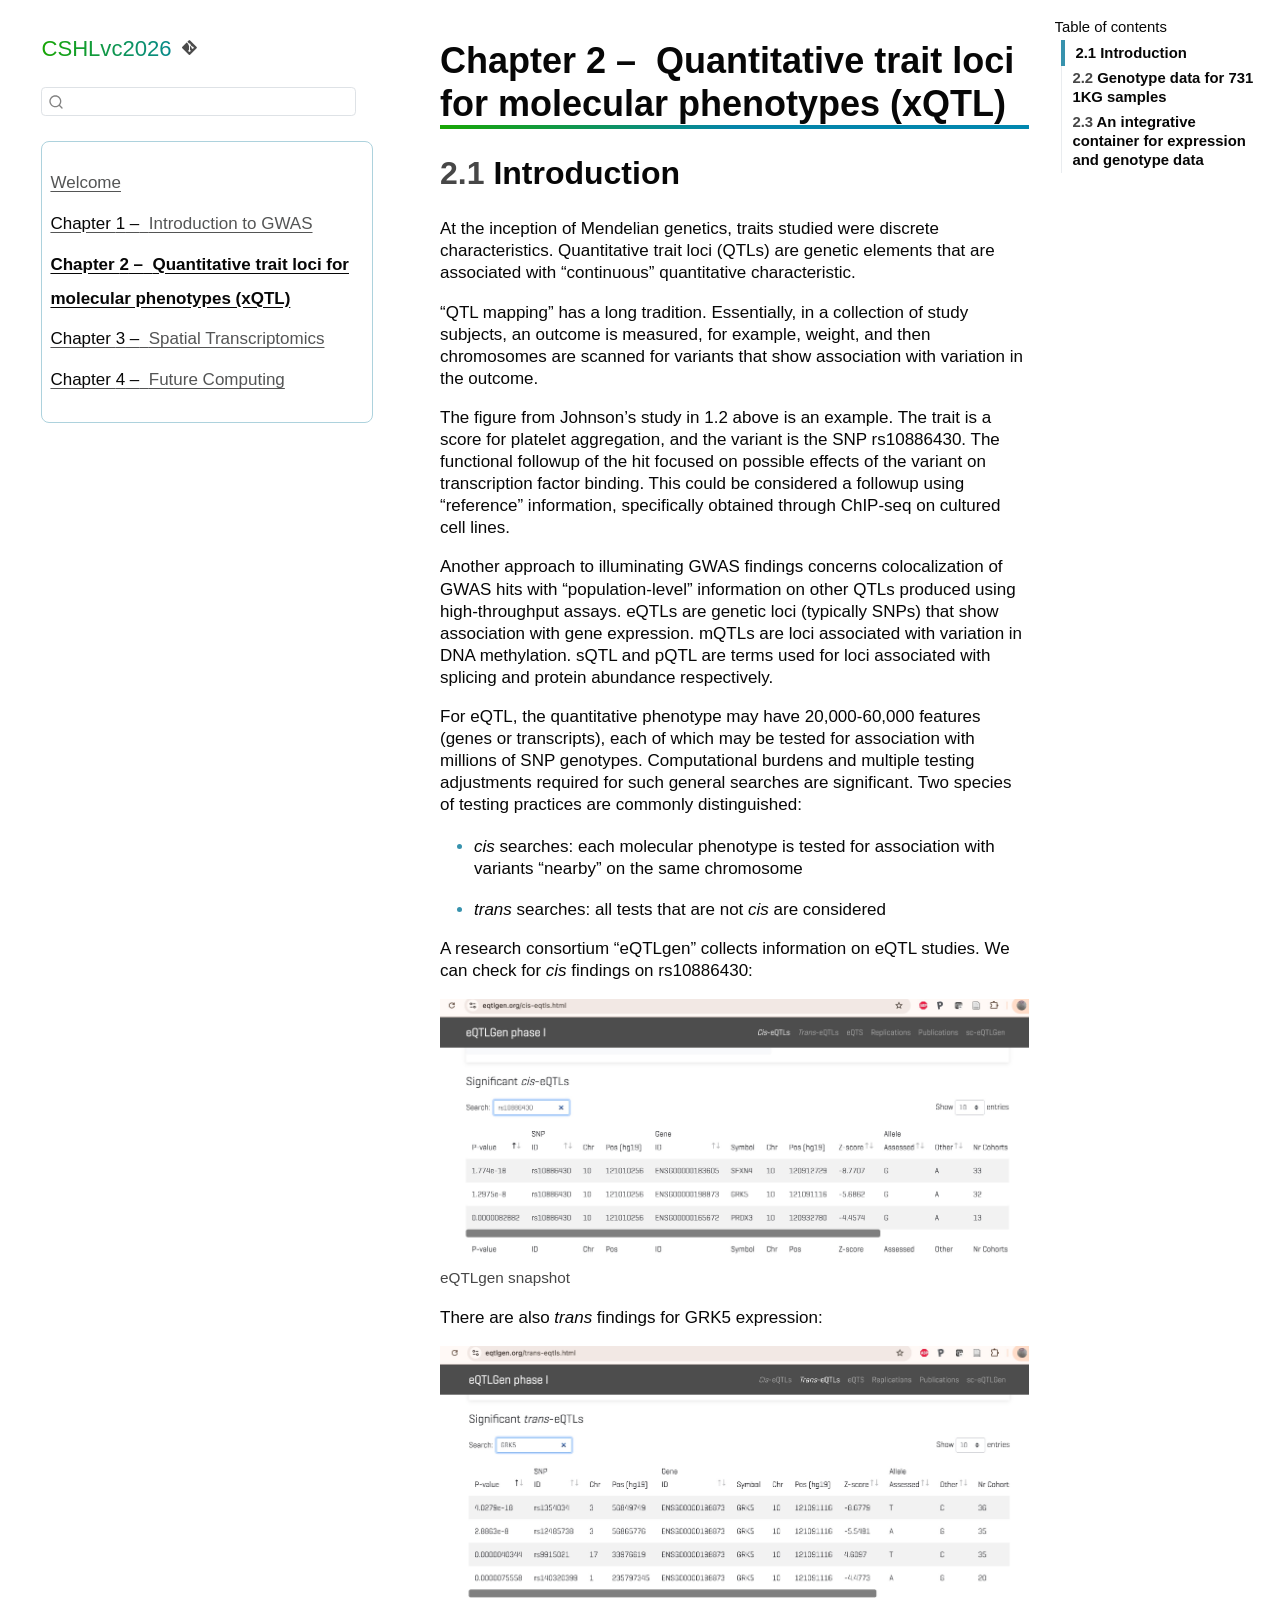
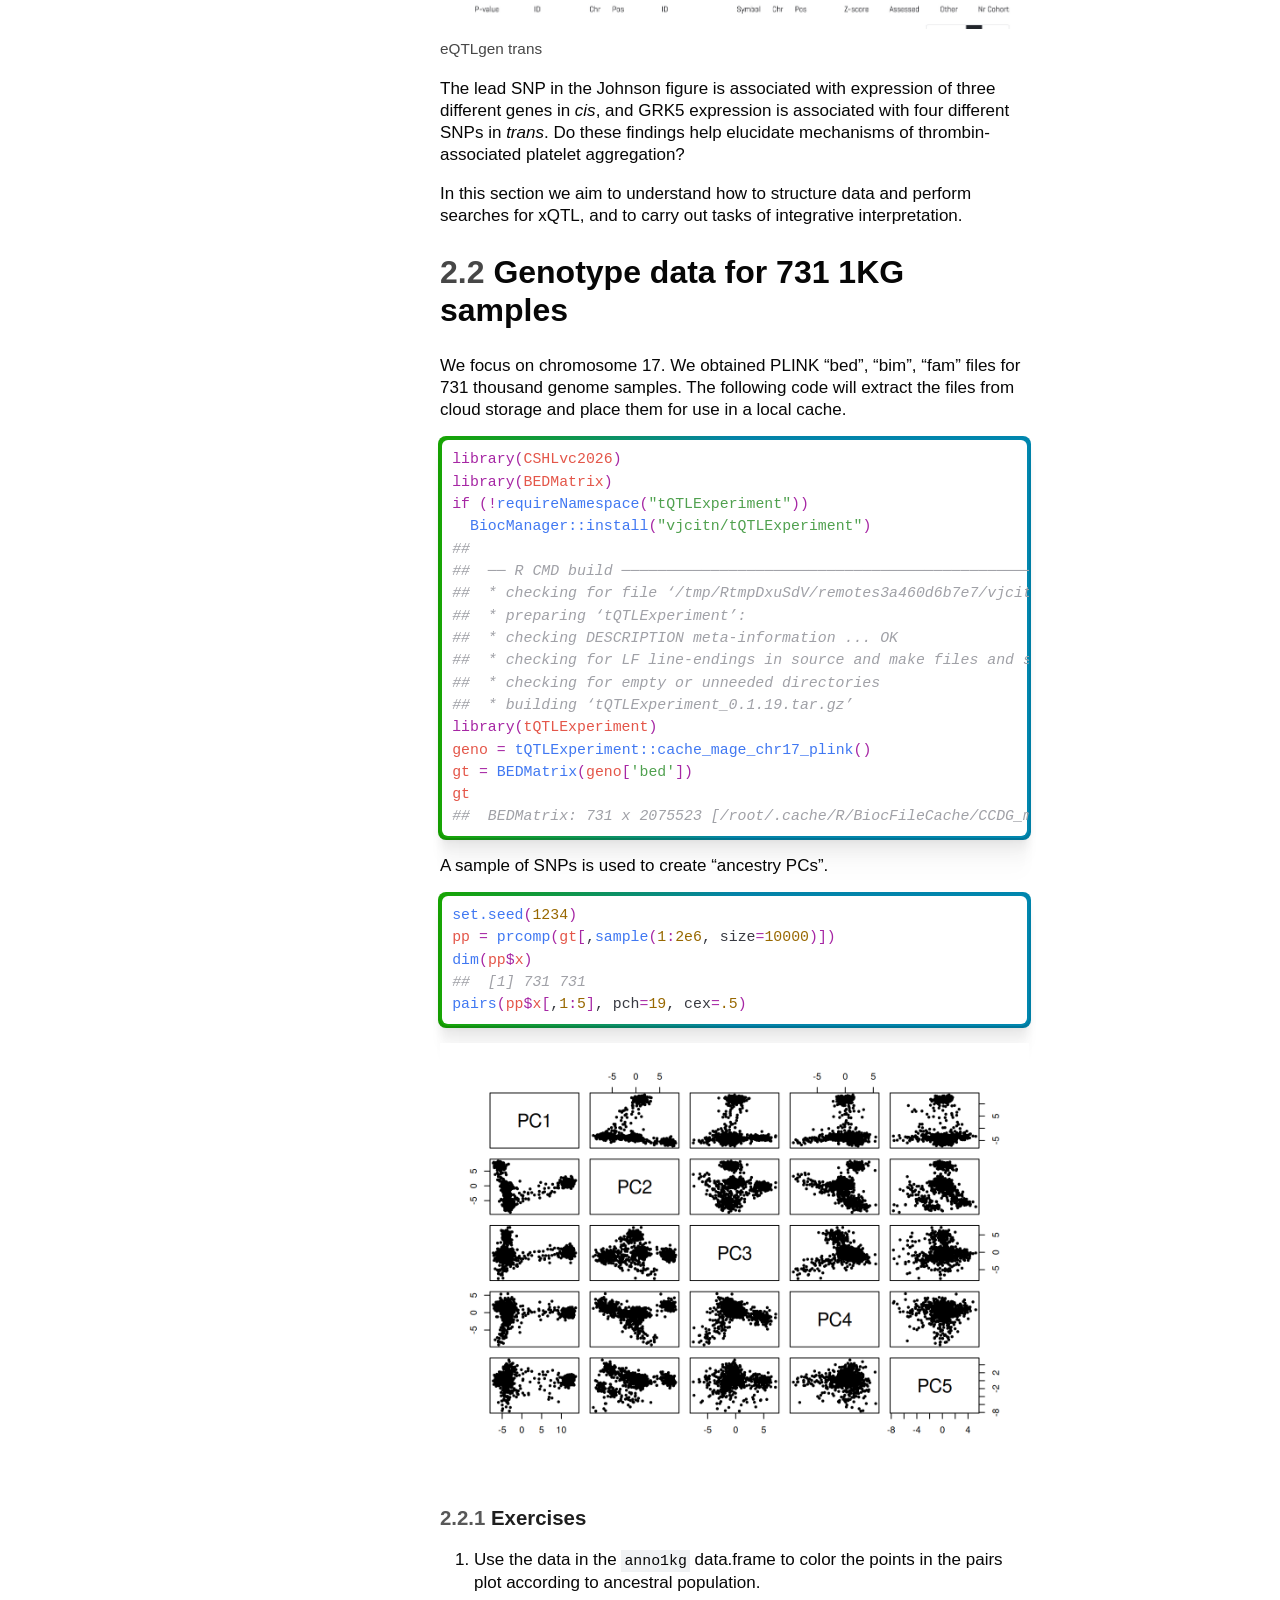
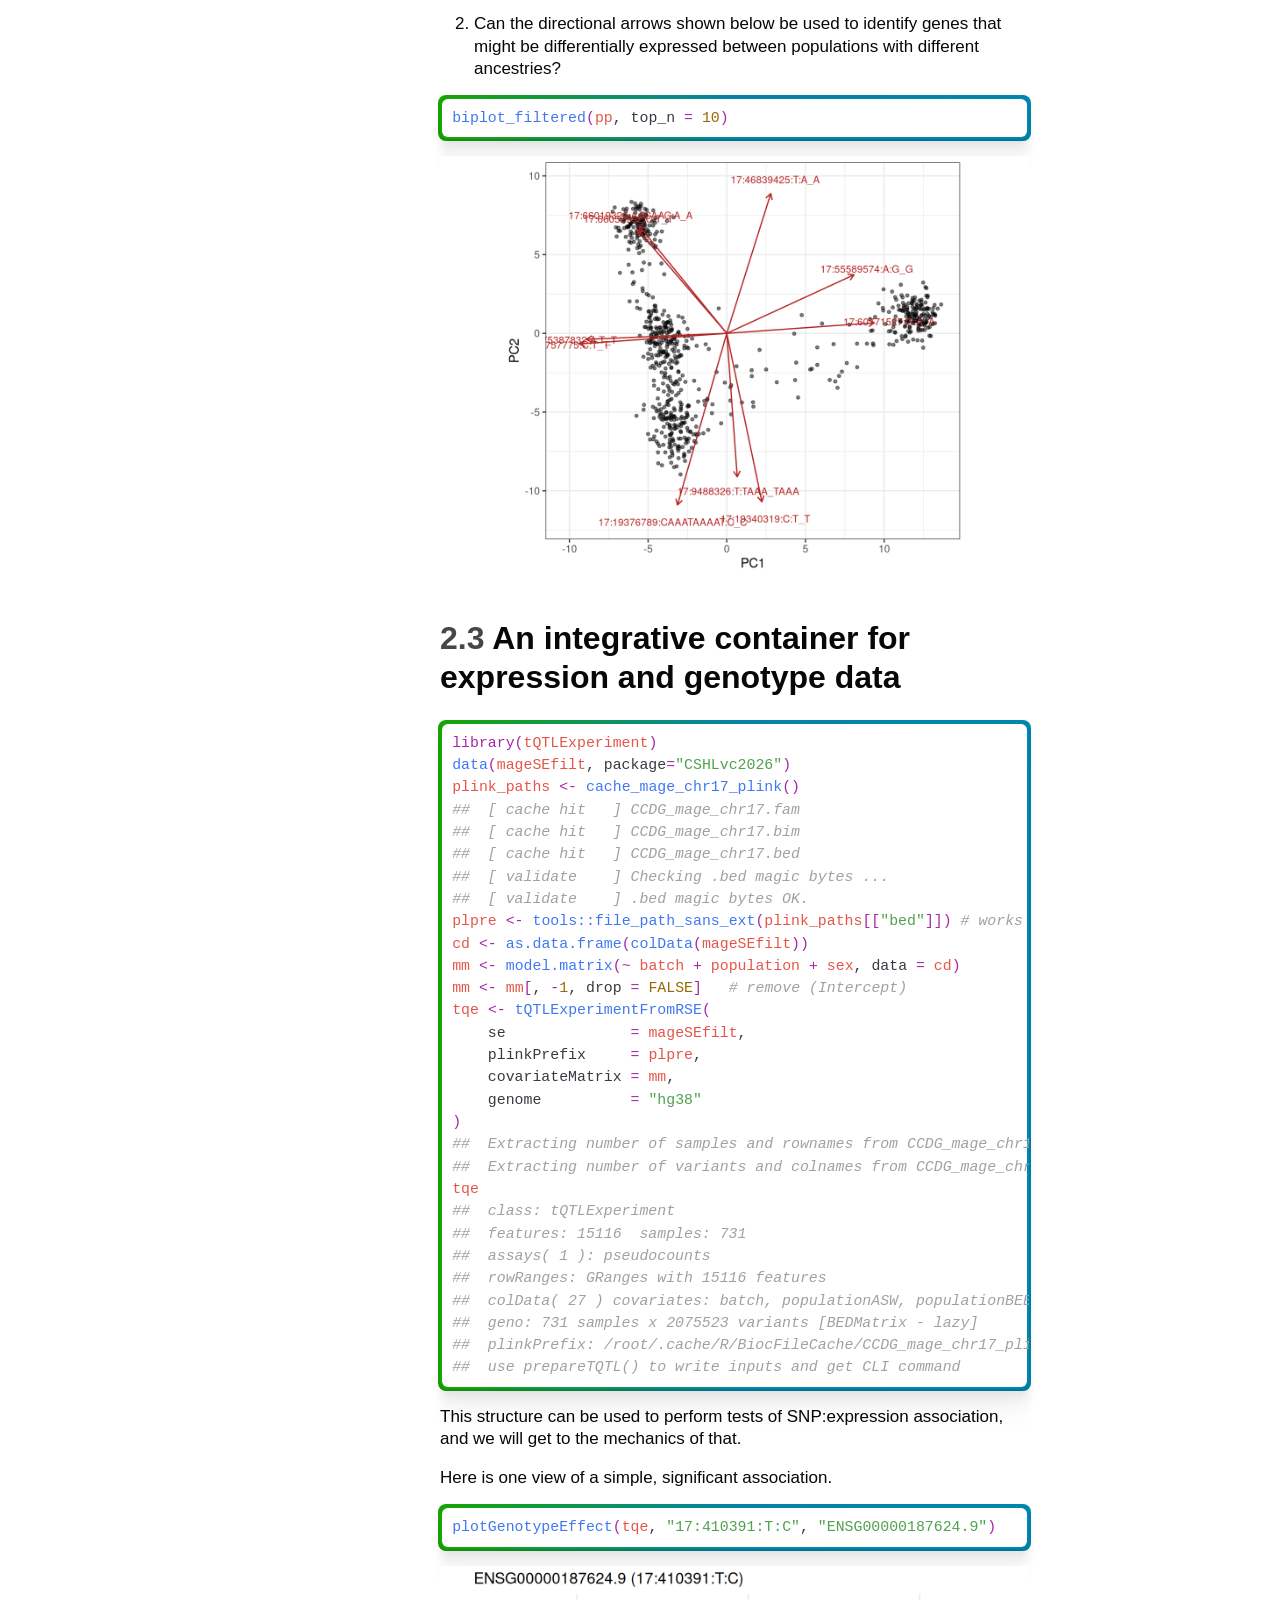
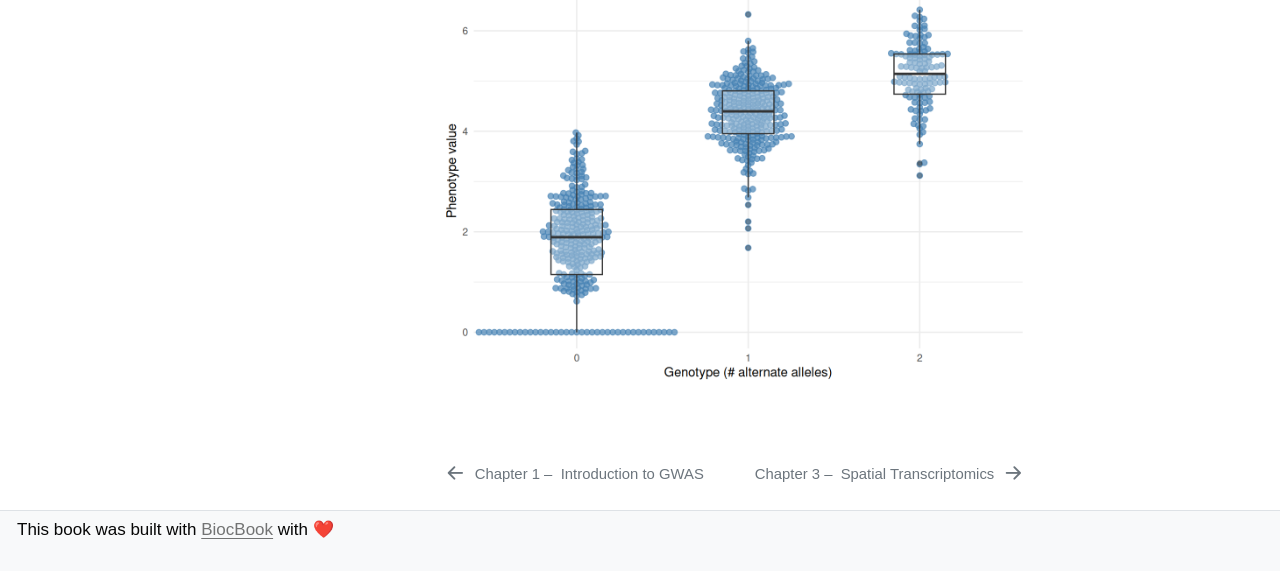
<file: docs/devel/pages/xqtl.html>
<!DOCTYPE html>
<html xmlns="http://www.w3.org/1999/xhtml" lang="en" xml:lang="en"><head>
<meta http-equiv="Content-Type" content="text/html; charset=UTF-8">
<meta charset="utf-8">
<meta name="generator" content="quarto-1.9.36">
<meta name="viewport" content="width=device-width, initial-scale=1.0, user-scalable=yes">
<title>2&nbsp; Quantitative trait loci for molecular phenotypes (xQTL) – CSHLvc2026</title>
<style>
/* Default styles provided by pandoc.
** See https://pandoc.org/MANUAL.html#variables-for-html for config info.
*/
code{white-space: pre-wrap;}
span.smallcaps{font-variant: small-caps;}
div.columns{display: flex; gap: min(4vw, 1.5em);}
div.column{flex: auto; overflow-x: auto;}
div.hanging-indent{margin-left: 1.5em; text-indent: -1.5em;}
ul.task-list{list-style: none;}
ul.task-list li input[type="checkbox"] {
  width: 0.8em;
  margin: 0 0.8em 0.2em -1em; /* quarto-specific, see https://github.com/quarto-dev/quarto-cli/issues/4556 */ 
  vertical-align: middle;
}
/* CSS for syntax highlighting */
html { -webkit-text-size-adjust: 100%; }
pre > code.sourceCode { white-space: pre; position: relative; }
pre > code.sourceCode > span { display: inline-block; line-height: 1.25; }
pre > code.sourceCode > span:empty { height: 1.2em; }
.sourceCode { overflow: visible; }
code.sourceCode > span { color: inherit; text-decoration: inherit; }
div.sourceCode { margin: 1em 0; }
pre.sourceCode { margin: 0; }
@media screen {
div.sourceCode { overflow: auto; }
}
@media print {
pre > code.sourceCode { white-space: pre-wrap; }
pre > code.sourceCode > span { text-indent: -5em; padding-left: 5em; }
}
pre.numberSource code
  { counter-reset: source-line 0; }
pre.numberSource code > span
  { position: relative; left: -4em; counter-increment: source-line; }
pre.numberSource code > span > a:first-child::before
  { content: counter(source-line);
    position: relative; left: -1em; text-align: right; vertical-align: baseline;
    border: none; display: inline-block;
    -webkit-touch-callout: none; -webkit-user-select: none;
    -khtml-user-select: none; -moz-user-select: none;
    -ms-user-select: none; user-select: none;
    padding: 0 4px; width: 4em;
  }
pre.numberSource { margin-left: 3em;  padding-left: 4px; }
div.sourceCode
  {   }
@media screen {
pre > code.sourceCode > span > a:first-child::before { text-decoration: underline; }
}
</style>

<script src="../site_libs/quarto-nav/quarto-nav.js"></script>
<script src="../site_libs/quarto-nav/headroom.min.js"></script>
<script src="../site_libs/clipboard/clipboard.min.js"></script>
<script src="../site_libs/quarto-search/autocomplete.umd.js"></script>
<script src="../site_libs/quarto-search/fuse.min.js"></script>
<script src="../site_libs/quarto-search/quarto-search.js"></script>
<meta name="quarto:offset" content="../">
<link href="../pages/spatial-transcriptomics.html" rel="next">
<link href="../pages/introduction-to-gwas.html" rel="prev">
<link href="../assets/favicon.png" rel="icon" type="image/png">
<script src="../site_libs/quarto-html/quarto.js" type="module"></script>
<script src="../site_libs/quarto-html/tabsets/tabsets.js" type="module"></script>
<script src="../site_libs/quarto-html/popper.min.js"></script>
<script src="../site_libs/quarto-html/tippy.umd.min.js"></script>
<script src="../site_libs/quarto-html/anchor.min.js"></script>
<link href="../site_libs/quarto-html/tippy.css" rel="stylesheet">
<link href="../site_libs/quarto-html/quarto-syntax-highlighting-e5c0da90bde570b7566f6217e7c63da7.css" rel="stylesheet" id="quarto-text-highlighting-styles">
<script src="../site_libs/bootstrap/bootstrap.min.js"></script>
<link href="../site_libs/bootstrap/bootstrap-icons.css" rel="stylesheet">
<link href="../site_libs/bootstrap/bootstrap-a038ba3861bcfad56c0652c9cef52109.min.css" rel="stylesheet" append-hash="true" id="quarto-bootstrap" data-mode="light"><script id="quarto-search-options" type="application/json">{
  "location": "sidebar",
  "copy-button": false,
  "collapse-after": 3,
  "panel-placement": "start",
  "type": "textbox",
  "limit": 50,
  "keyboard-shortcut": [
    "f",
    "/",
    "s"
  ],
  "show-item-context": false,
  "language": {
    "search-no-results-text": "No results",
    "search-matching-documents-text": "matching documents",
    "search-copy-link-title": "Copy link to search",
    "search-hide-matches-text": "Hide additional matches",
    "search-more-match-text": "more match in this document",
    "search-more-matches-text": "more matches in this document",
    "search-clear-button-title": "Clear",
    "search-text-placeholder": "",
    "search-detached-cancel-button-title": "Cancel",
    "search-submit-button-title": "Submit",
    "search-label": "Search"
  }
}</script>
</head>
<body class="nav-sidebar docked quarto-light">

<div id="quarto-search-results"></div>
  <header id="quarto-header" class="headroom fixed-top"><nav class="quarto-secondary-nav"><div class="container-fluid d-flex">
      <button type="button" class="quarto-btn-toggle btn" data-bs-toggle="collapse" role="button" data-bs-target=".quarto-sidebar-collapse-item" aria-controls="quarto-sidebar" aria-expanded="false" aria-label="Toggle sidebar navigation" onclick="if (window.quartoToggleHeadroom) { window.quartoToggleHeadroom(); }">
        <i class="bi bi-layout-text-sidebar-reverse"></i>
      </button>
        <nav class="quarto-page-breadcrumbs" aria-label="breadcrumb"><ol class="breadcrumb"><li class="breadcrumb-item"><a href="../pages/xqtl.html"><span class="chapter-number">2</span>&nbsp; <span class="chapter-title">Quantitative trait loci for molecular phenotypes (xQTL)</span></a></li></ol></nav>
        <a class="flex-grow-1" role="navigation" data-bs-toggle="collapse" data-bs-target=".quarto-sidebar-collapse-item" aria-controls="quarto-sidebar" aria-expanded="false" aria-label="Toggle sidebar navigation" onclick="if (window.quartoToggleHeadroom) { window.quartoToggleHeadroom(); }">      
        </a>
      <button type="button" class="btn quarto-search-button" aria-label="Search" onclick="window.quartoOpenSearch();">
        <i class="bi bi-search"></i>
      </button>
    </div>
  </nav></header><!-- content --><div id="quarto-content" class="quarto-container page-columns page-rows-contents page-layout-article">
<!-- sidebar -->
  <nav id="quarto-sidebar" class="sidebar collapse collapse-horizontal quarto-sidebar-collapse-item sidebar-navigation docked overflow-auto"><div class="pt-lg-2 mt-2 text-left sidebar-header">
    <div class="sidebar-title mb-0 py-0">
      <a href="../">CSHLvc2026</a> 
        <div class="sidebar-tools-main">
    <div class="dropdown">
      <a href="" title="" id="quarto-navigation-tool-dropdown-0" class="quarto-navigation-tool dropdown-toggle px-1" data-bs-toggle="dropdown" aria-expanded="false" role="link" aria-label=""><i class="bi bi-git"></i></a>
      <ul class="dropdown-menu" aria-labelledby="quarto-navigation-tool-dropdown-0">
<li>
            <a class="dropdown-item sidebar-tools-main-item" href="https://github.com/vjcitn/CSHLvc2026/">
            Source Code
            </a>
          </li>
          <li>
            <a class="dropdown-item sidebar-tools-main-item" href="https://vjcitn.github.io/CSHLvc2026/devel/">
            Browse version `devel`
            </a>
          </li>
      </ul>
</div>
</div>
    </div>
      </div>
        <div class="mt-2 flex-shrink-0 align-items-center">
        <div class="sidebar-search">
        <div id="quarto-search" class="" title="Search"></div>
        </div>
        </div>
    <div class="sidebar-menu-container"> 
    <ul class="list-unstyled mt-1">
<li class="sidebar-item">
  <div class="sidebar-item-container"> 
  <a href="../index.html" class="sidebar-item-text sidebar-link">
 <span class="menu-text">Welcome</span></a>
  </div>
</li>
        <li class="sidebar-item">
  <div class="sidebar-item-container"> 
  <a href="../pages/introduction-to-gwas.html" class="sidebar-item-text sidebar-link">
 <span class="menu-text"><span class="chapter-number">1</span>&nbsp; <span class="chapter-title">Introduction to GWAS</span></span></a>
  </div>
</li>
        <li class="sidebar-item">
  <div class="sidebar-item-container"> 
  <a href="../pages/xqtl.html" class="sidebar-item-text sidebar-link active">
 <span class="menu-text"><span class="chapter-number">2</span>&nbsp; <span class="chapter-title">Quantitative trait loci for molecular phenotypes (xQTL)</span></span></a>
  </div>
</li>
        <li class="sidebar-item">
  <div class="sidebar-item-container"> 
  <a href="../pages/spatial-transcriptomics.html" class="sidebar-item-text sidebar-link">
 <span class="menu-text"><span class="chapter-number">3</span>&nbsp; <span class="chapter-title">Spatial Transcriptomics</span></span></a>
  </div>
</li>
        <li class="sidebar-item">
  <div class="sidebar-item-container"> 
  <a href="../pages/future-computing.html" class="sidebar-item-text sidebar-link">
 <span class="menu-text"><span class="chapter-number">4</span>&nbsp; <span class="chapter-title">Future Computing</span></span></a>
  </div>
</li>
    </ul>
</div>
</nav><div id="quarto-sidebar-glass" class="quarto-sidebar-collapse-item" data-bs-toggle="collapse" data-bs-target=".quarto-sidebar-collapse-item"></div>
<!-- margin-sidebar -->
    <div id="quarto-margin-sidebar" class="sidebar margin-sidebar">
        <nav id="TOC" role="doc-toc" class="toc-active"><h2 id="toc-title">Table of contents</h2>
   
  <ul>
<li><a href="#introduction" id="toc-introduction" class="nav-link active" data-scroll-target="#introduction"><span class="header-section-number">2.1</span> Introduction</a></li>
  <li>
<a href="#genotype-data-for-731-1kg-samples" id="toc-genotype-data-for-731-1kg-samples" class="nav-link" data-scroll-target="#genotype-data-for-731-1kg-samples"><span class="header-section-number">2.2</span> Genotype data for 731 1KG samples</a>
  <ul class="collapse">
<li><a href="#exercises" id="toc-exercises" class="nav-link" data-scroll-target="#exercises"><span class="header-section-number">2.2.1</span> Exercises</a></li>
  </ul>
</li>
  <li><a href="#an-integrative-container-for-expression-and-genotype-data" id="toc-an-integrative-container-for-expression-and-genotype-data" class="nav-link" data-scroll-target="#an-integrative-container-for-expression-and-genotype-data"><span class="header-section-number">2.3</span> An integrative container for expression and genotype data</a></li>
  </ul></nav>
    </div>
<!-- main -->
<main class="content" id="quarto-document-content"><header id="title-block-header" class="quarto-title-block default"><div class="quarto-title">
<h1 class="title">
<span class="chapter-number">2</span>&nbsp; <span class="chapter-title">Quantitative trait loci for molecular phenotypes (xQTL)</span>
</h1>
</div>



<div class="quarto-title-meta">

    
  
    
  </div>
  


</header><section id="introduction" class="level2" data-number="2.1"><h2 data-number="2.1" class="anchored" data-anchor-id="introduction">
<span class="header-section-number">2.1</span> Introduction</h2>
<p>At the inception of Mendelian genetics, traits studied were discrete characteristics. Quantitative trait loci (QTLs) are genetic elements that are associated with “continuous” quantitative characteristic.</p>
<p>“QTL mapping” has a long tradition. Essentially, in a collection of study subjects, an outcome is measured, for example, weight, and then chromosomes are scanned for variants that show association with variation in the outcome.</p>
<p>The figure from Johnson’s study in 1.2 above is an example. The trait is a score for platelet aggregation, and the variant is the SNP rs10886430. The functional followup of the hit focused on possible effects of the variant on transcription factor binding. This could be considered a followup using “reference” information, specifically obtained through ChIP-seq on cultured cell lines.</p>
<p>Another approach to illuminating GWAS findings concerns colocalization of GWAS hits with “population-level” information on other QTLs produced using high-throughput assays. eQTLs are genetic loci (typically SNPs) that show association with gene expression. mQTLs are loci associated with variation in DNA methylation. sQTL and pQTL are terms used for loci associated with splicing and protein abundance respectively.</p>
<p>For eQTL, the quantitative phenotype may have 20,000-60,000 features (genes or transcripts), each of which may be tested for association with millions of SNP genotypes. Computational burdens and multiple testing adjustments required for such general searches are significant. Two species of testing practices are commonly distinguished:</p>
<ul>
<li><p><em>cis</em> searches: each molecular phenotype is tested for association with variants “nearby” on the same chromosome</p></li>
<li><p><em>trans</em> searches: all tests that are not <em>cis</em> are considered</p></li>
</ul>
<p>A research consortium “eQTLgen” collects information on eQTL studies. We can check for <em>cis</em> findings on rs10886430:</p>
<div class="quarto-figure quarto-figure-center">
<figure class="figure"><p><img src="images/eqtlgen1a.jpg" class="img-fluid figure-img"></p>
<figcaption>eQTLgen snapshot</figcaption></figure>
</div>
<p>There are also <em>trans</em> findings for GRK5 expression:</p>
<div class="quarto-figure quarto-figure-center">
<figure class="figure"><p><img src="images/eqtlTrans1.jpg" class="img-fluid figure-img"></p>
<figcaption>eQTLgen trans</figcaption></figure>
</div>
<p>The lead SNP in the Johnson figure is associated with expression of three different genes in <em>cis</em>, and GRK5 expression is associated with four different SNPs in <em>trans</em>. Do these findings help elucidate mechanisms of thrombin-associated platelet aggregation?</p>
<p>In this section we aim to understand how to structure data and perform searches for xQTL, and to carry out tasks of integrative interpretation.</p>
</section><section id="genotype-data-for-731-1kg-samples" class="level2" data-number="2.2"><h2 data-number="2.2" class="anchored" data-anchor-id="genotype-data-for-731-1kg-samples">
<span class="header-section-number">2.2</span> Genotype data for 731 1KG samples</h2>
<p>We focus on chromosome 17. We obtained PLINK “bed”, “bim”, “fam” files for 731 thousand genome samples. The following code will extract the files from cloud storage and place them for use in a local cache.</p>
<div class="cell" data-layout-align="center">
<div class="code-copy-outer-scaffold"><div class="sourceCode" id="cb1"><pre class="downlit sourceCode r code-with-copy"><code class="sourceCode R"><span><span class="kw"><a href="https://rdrr.io/r/base/library.html">library</a></span><span class="op">(</span><span class="va"><a href="https://github.com/vjcitn/CSHLvc2026">CSHLvc2026</a></span><span class="op">)</span></span>
<span><span class="kw"><a href="https://rdrr.io/r/base/library.html">library</a></span><span class="op">(</span><span class="va"><a href="https://github.com/QuantGen/BEDMatrix">BEDMatrix</a></span><span class="op">)</span></span>
<span><span class="kw">if</span> <span class="op">(</span><span class="op">!</span><span class="fu"><a href="https://rdrr.io/r/base/ns-load.html">requireNamespace</a></span><span class="op">(</span><span class="st">"tQTLExperiment"</span><span class="op">)</span><span class="op">)</span></span>
<span>  <span class="fu">BiocManager</span><span class="fu">::</span><span class="fu"><a href="https://bioconductor.github.io/BiocManager/reference/install.html">install</a></span><span class="op">(</span><span class="st">"vjcitn/tQTLExperiment"</span><span class="op">)</span></span>
<span><span class="co">##  </span></span>
<span><span class="co">##  ── R CMD build ──────────────────────────────────────────────────────────────</span></span>
<span><span class="co">##  * checking for file ‘/tmp/RtmpDxuSdV/remotes3a460d6b7e7/vjcitn-tqtlExperiment-afc852e/DESCRIPTION’ ... OK</span></span>
<span><span class="co">##  * preparing ‘tQTLExperiment’:</span></span>
<span><span class="co">##  * checking DESCRIPTION meta-information ... OK</span></span>
<span><span class="co">##  * checking for LF line-endings in source and make files and shell scripts</span></span>
<span><span class="co">##  * checking for empty or unneeded directories</span></span>
<span><span class="co">##  * building ‘tQTLExperiment_0.1.19.tar.gz’</span></span>
<span><span class="kw"><a href="https://rdrr.io/r/base/library.html">library</a></span><span class="op">(</span><span class="va"><a href="https://github.com/vjcitn/tQTLExperiment">tQTLExperiment</a></span><span class="op">)</span></span>
<span><span class="va">geno</span> <span class="op">=</span> <span class="fu">tQTLExperiment</span><span class="fu">::</span><span class="fu"><a href="https://rdrr.io/pkg/tQTLExperiment/man/cache_mage_chr17_plink.html">cache_mage_chr17_plink</a></span><span class="op">(</span><span class="op">)</span></span>
<span><span class="va">gt</span> <span class="op">=</span> <span class="fu"><a href="https://rdrr.io/pkg/BEDMatrix/man/BEDMatrix.html">BEDMatrix</a></span><span class="op">(</span><span class="va">geno</span><span class="op">[</span><span class="st">'bed'</span><span class="op">]</span><span class="op">)</span></span>
<span><span class="va">gt</span></span>
<span><span class="co">##  BEDMatrix: 731 x 2075523 [/root/.cache/R/BiocFileCache/CCDG_mage_chr17_plink/CCDG_mage_chr17.bed]</span></span></code></pre></div><button title="Copy to Clipboard" class="code-copy-button"><i class="bi"></i></button></div>
</div>
<p>A sample of SNPs is used to create “ancestry PCs”.</p>
<div class="cell" data-layout-align="center">
<div class="code-copy-outer-scaffold"><div class="sourceCode" id="cb2"><pre class="downlit sourceCode r code-with-copy"><code class="sourceCode R"><span><span class="fu"><a href="https://rdrr.io/r/base/Random.html">set.seed</a></span><span class="op">(</span><span class="fl">1234</span><span class="op">)</span></span>
<span><span class="va">pp</span> <span class="op">=</span> <span class="fu"><a href="https://rdrr.io/r/stats/prcomp.html">prcomp</a></span><span class="op">(</span><span class="va">gt</span><span class="op">[</span>,<span class="fu"><a href="https://rdrr.io/r/base/sample.html">sample</a></span><span class="op">(</span><span class="fl">1</span><span class="op">:</span><span class="fl">2e6</span>, size<span class="op">=</span><span class="fl">10000</span><span class="op">)</span><span class="op">]</span><span class="op">)</span></span>
<span><span class="fu"><a href="https://rdrr.io/r/base/dim.html">dim</a></span><span class="op">(</span><span class="va">pp</span><span class="op">$</span><span class="va">x</span><span class="op">)</span></span>
<span><span class="co">##  [1] 731 731</span></span>
<span><span class="fu"><a href="https://rdrr.io/r/graphics/pairs.html">pairs</a></span><span class="op">(</span><span class="va">pp</span><span class="op">$</span><span class="va">x</span><span class="op">[</span>,<span class="fl">1</span><span class="op">:</span><span class="fl">5</span><span class="op">]</span>, pch<span class="op">=</span><span class="fl">19</span>, cex<span class="op">=</span><span class="fl">.5</span><span class="op">)</span></span></code></pre></div><button title="Copy to Clipboard" class="code-copy-button"><i class="bi"></i></button></div>
<div class="cell-output-display">
<div class="quarto-figure quarto-figure-center">
<figure class="figure"><p><img src="xqtl_files/figure-html/makepca-1.png" class="img-fluid quarto-figure quarto-figure-center figure-img" width="672"></p>
</figure>
</div>
</div>
</div>
<section id="exercises" class="level3" data-number="2.2.1"><h3 data-number="2.2.1" class="anchored" data-anchor-id="exercises">
<span class="header-section-number">2.2.1</span> Exercises</h3>
<ol type="1">
<li><p>Use the data in the <code>anno1kg</code> data.frame to color the points in the pairs plot according to ancestral population.</p></li>
<li><p>Can the directional arrows shown below be used to identify genes that might be differentially expressed between populations with different ancestries?</p></li>
</ol>
<div class="cell" data-layout-align="center">
<div class="code-copy-outer-scaffold"><div class="sourceCode" id="cb3"><pre class="downlit sourceCode r code-with-copy"><code class="sourceCode R"><span><span class="fu"><a href="https://rdrr.io/pkg/CSHLvc2026/man/biplot_filtered.html">biplot_filtered</a></span><span class="op">(</span><span class="va">pp</span>, top_n <span class="op">=</span> <span class="fl">10</span><span class="op">)</span></span></code></pre></div><button title="Copy to Clipboard" class="code-copy-button"><i class="bi"></i></button></div>
<div class="cell-output-display">
<div class="quarto-figure quarto-figure-center">
<figure class="figure"><p><img src="xqtl_files/figure-html/lkbip-1.png" class="img-fluid quarto-figure quarto-figure-center figure-img" width="672"></p>
</figure>
</div>
</div>
</div>
</section></section><section id="an-integrative-container-for-expression-and-genotype-data" class="level2" data-number="2.3"><h2 data-number="2.3" class="anchored" data-anchor-id="an-integrative-container-for-expression-and-genotype-data">
<span class="header-section-number">2.3</span> An integrative container for expression and genotype data</h2>
<div class="cell" data-layout-align="center">
<div class="code-copy-outer-scaffold"><div class="sourceCode" id="cb4"><pre class="downlit sourceCode r code-with-copy"><code class="sourceCode R"><span><span class="kw"><a href="https://rdrr.io/r/base/library.html">library</a></span><span class="op">(</span><span class="va"><a href="https://github.com/vjcitn/tQTLExperiment">tQTLExperiment</a></span><span class="op">)</span></span>
<span><span class="fu"><a href="https://rdrr.io/r/utils/data.html">data</a></span><span class="op">(</span><span class="va">mageSEfilt</span>, package<span class="op">=</span><span class="st">"CSHLvc2026"</span><span class="op">)</span></span>
<span><span class="va">plink_paths</span> <span class="op">&lt;-</span> <span class="fu"><a href="https://rdrr.io/pkg/tQTLExperiment/man/cache_mage_chr17_plink.html">cache_mage_chr17_plink</a></span><span class="op">(</span><span class="op">)</span></span>
<span><span class="co">##  [ cache hit   ] CCDG_mage_chr17.fam</span></span>
<span><span class="co">##  [ cache hit   ] CCDG_mage_chr17.bim</span></span>
<span><span class="co">##  [ cache hit   ] CCDG_mage_chr17.bed</span></span>
<span><span class="co">##  [ validate    ] Checking .bed magic bytes ...</span></span>
<span><span class="co">##  [ validate    ] .bed magic bytes OK.</span></span>
<span><span class="va">plpre</span> <span class="op">&lt;-</span> <span class="fu">tools</span><span class="fu">::</span><span class="fu"><a href="https://rdrr.io/r/tools/fileutils.html">file_path_sans_ext</a></span><span class="op">(</span><span class="va">plink_paths</span><span class="op">[[</span><span class="st">"bed"</span><span class="op">]</span><span class="op">]</span><span class="op">)</span> <span class="co"># works but not a list!</span></span>
<span><span class="va">cd</span> <span class="op">&lt;-</span> <span class="fu"><a href="https://rdrr.io/r/base/as.data.frame.html">as.data.frame</a></span><span class="op">(</span><span class="fu"><a href="https://rdrr.io/pkg/SummarizedExperiment/man/SummarizedExperiment-class.html">colData</a></span><span class="op">(</span><span class="va">mageSEfilt</span><span class="op">)</span><span class="op">)</span></span>
<span><span class="va">mm</span> <span class="op">&lt;-</span> <span class="fu"><a href="https://rdrr.io/r/stats/model.matrix.html">model.matrix</a></span><span class="op">(</span><span class="op">~</span> <span class="va">batch</span> <span class="op">+</span> <span class="va">population</span> <span class="op">+</span> <span class="va">sex</span>, data <span class="op">=</span> <span class="va">cd</span><span class="op">)</span></span>
<span><span class="va">mm</span> <span class="op">&lt;-</span> <span class="va">mm</span><span class="op">[</span>, <span class="op">-</span><span class="fl">1</span>, drop <span class="op">=</span> <span class="cn">FALSE</span><span class="op">]</span>   <span class="co"># remove (Intercept)</span></span>
<span><span class="va">tqe</span> <span class="op">&lt;-</span> <span class="fu"><a href="https://rdrr.io/pkg/tQTLExperiment/man/tQTLExperimentFromRSE.html">tQTLExperimentFromRSE</a></span><span class="op">(</span></span>
<span>    se              <span class="op">=</span> <span class="va">mageSEfilt</span>,</span>
<span>    plinkPrefix     <span class="op">=</span> <span class="va">plpre</span>,</span>
<span>    covariateMatrix <span class="op">=</span> <span class="va">mm</span>,</span>
<span>    genome          <span class="op">=</span> <span class="st">"hg38"</span></span>
<span><span class="op">)</span></span>
<span><span class="co">##  Extracting number of samples and rownames from CCDG_mage_chr17.fam...</span></span>
<span><span class="co">##  Extracting number of variants and colnames from CCDG_mage_chr17.bim...</span></span>
<span><span class="va">tqe</span></span>
<span><span class="co">##  class: tQTLExperiment</span></span>
<span><span class="co">##  features: 15116  samples: 731 </span></span>
<span><span class="co">##  assays( 1 ): pseudocounts </span></span>
<span><span class="co">##  rowRanges: GRanges with 15116 features</span></span>
<span><span class="co">##  colData( 27 ) covariates: batch, populationASW, populationBEB, populationCDX ... </span></span>
<span><span class="co">##  geno: 731 samples x 2075523 variants [BEDMatrix - lazy]</span></span>
<span><span class="co">##  plinkPrefix: /root/.cache/R/BiocFileCache/CCDG_mage_chr17_plink/CCDG_mage_chr17 </span></span>
<span><span class="co">##  use prepareTQTL() to write inputs and get CLI command</span></span></code></pre></div><button title="Copy to Clipboard" class="code-copy-button"><i class="bi"></i></button></div>
</div>
<p>This structure can be used to perform tests of SNP:expression association, and we will get to the mechanics of that.</p>
<p>Here is one view of a simple, significant association.</p>
<div class="cell" data-layout-align="center">
<div class="code-copy-outer-scaffold"><div class="sourceCode" id="cb5"><pre class="downlit sourceCode r code-with-copy"><code class="sourceCode R"><span><span class="fu"><a href="https://rdrr.io/pkg/tQTLExperiment/man/plotGenotypeEffect.html">plotGenotypeEffect</a></span><span class="op">(</span><span class="va">tqe</span>, <span class="st">"17:410391:T:C"</span>, <span class="st">"ENSG00000187624.9"</span><span class="op">)</span></span></code></pre></div><button title="Copy to Clipboard" class="code-copy-button"><i class="bi"></i></button></div>
<div class="cell-output-display">
<div class="quarto-figure quarto-figure-center">
<figure class="figure"><p><img src="xqtl_files/figure-html/lkv1-1.png" class="img-fluid quarto-figure quarto-figure-center figure-img" width="672"></p>
</figure>
</div>
</div>
</div>


</section><a onclick="window.scrollTo(0, 0); return false;" role="button" id="quarto-back-to-top"><i class="bi bi-arrow-up"></i> Back to top</a></main><!-- /main --><script id="quarto-html-after-body" type="application/javascript">
  window.document.addEventListener("DOMContentLoaded", function (event) {
    const icon = "";
    const anchorJS = new window.AnchorJS();
    anchorJS.options = {
      placement: 'right',
      icon: icon
    };
    anchorJS.add('.anchored');
    const isCodeAnnotation = (el) => {
      for (const clz of el.classList) {
        if (clz.startsWith('code-annotation-')) {                     
          return true;
        }
      }
      return false;
    }
    const onCopySuccess = function(e) {
      // button target
      const button = e.trigger;
      // don't keep focus
      button.blur();
      // flash "checked"
      button.classList.add('code-copy-button-checked');
      var currentTitle = button.getAttribute("title");
      button.setAttribute("title", "Copied!");
      let tooltip;
      if (window.bootstrap) {
        button.setAttribute("data-bs-toggle", "tooltip");
        button.setAttribute("data-bs-placement", "left");
        button.setAttribute("data-bs-title", "Copied!");
        tooltip = new bootstrap.Tooltip(button, 
          { trigger: "manual", 
            customClass: "code-copy-button-tooltip",
            offset: [0, -8]});
        tooltip.show();    
      }
      setTimeout(function() {
        if (tooltip) {
          tooltip.hide();
          button.removeAttribute("data-bs-title");
          button.removeAttribute("data-bs-toggle");
          button.removeAttribute("data-bs-placement");
        }
        button.setAttribute("title", currentTitle);
        button.classList.remove('code-copy-button-checked');
      }, 1000);
      // clear code selection
      e.clearSelection();
    }
    const getTextToCopy = function(trigger) {
      const outerScaffold = trigger.parentElement.cloneNode(true);
      const codeEl = outerScaffold.querySelector('code');
      for (const childEl of codeEl.children) {
        if (isCodeAnnotation(childEl)) {
          childEl.remove();
        }
      }
      return codeEl.innerText;
    }
    const clipboard = new window.ClipboardJS('.code-copy-button:not([data-in-quarto-modal])', {
      text: getTextToCopy
    });
    clipboard.on('success', onCopySuccess);
    if (window.document.getElementById('quarto-embedded-source-code-modal')) {
      const clipboardModal = new window.ClipboardJS('.code-copy-button[data-in-quarto-modal]', {
        text: getTextToCopy,
        container: window.document.getElementById('quarto-embedded-source-code-modal')
      });
      clipboardModal.on('success', onCopySuccess);
    }
      var localhostRegex = new RegExp(/^(?:http|https):\/\/localhost\:?[0-9]*\//);
      var mailtoRegex = new RegExp(/^mailto:/);
        var filterRegex = new RegExp('/' + window.location.host + '/');
      var isInternal = (href) => {
          return filterRegex.test(href) || localhostRegex.test(href) || mailtoRegex.test(href);
      }
      // Inspect non-navigation links and adorn them if external
     var links = window.document.querySelectorAll('a[href]:not(.nav-link):not(.navbar-brand):not(.toc-action):not(.sidebar-link):not(.sidebar-item-toggle):not(.pagination-link):not(.no-external):not([aria-hidden]):not(.dropdown-item):not(.quarto-navigation-tool):not(.about-link)');
      for (var i=0; i<links.length; i++) {
        const link = links[i];
        if (!isInternal(link.href)) {
          // undo the damage that might have been done by quarto-nav.js in the case of
          // links that we want to consider external
          if (link.dataset.originalHref !== undefined) {
            link.href = link.dataset.originalHref;
          }
        }
      }
    function tippyHover(el, contentFn, onTriggerFn, onUntriggerFn) {
      const config = {
        allowHTML: true,
        maxWidth: 500,
        delay: 100,
        arrow: false,
        appendTo: function(el) {
            return el.parentElement;
        },
        interactive: true,
        interactiveBorder: 10,
        theme: 'quarto',
        placement: 'bottom-start',
      };
      if (contentFn) {
        config.content = contentFn;
      }
      if (onTriggerFn) {
        config.onTrigger = onTriggerFn;
      }
      if (onUntriggerFn) {
        config.onUntrigger = onUntriggerFn;
      }
      window.tippy(el, config); 
    }
    const noterefs = window.document.querySelectorAll('a[role="doc-noteref"]');
    for (var i=0; i<noterefs.length; i++) {
      const ref = noterefs[i];
      tippyHover(ref, function() {
        // use id or data attribute instead here
        let href = ref.getAttribute('data-footnote-href') || ref.getAttribute('href');
        try { href = new URL(href).hash; } catch {}
        const id = href.replace(/^#\/?/, "");
        const note = window.document.getElementById(id);
        if (note) {
          return note.innerHTML;
        } else {
          return "";
        }
      });
    }
    const xrefs = window.document.querySelectorAll('a.quarto-xref');
    const processXRef = (id, note) => {
      // Strip column container classes
      const stripColumnClz = (el) => {
        el.classList.remove("page-full", "page-columns");
        if (el.children) {
          for (const child of el.children) {
            stripColumnClz(child);
          }
        }
      }
      stripColumnClz(note)
      if (id === null || id.startsWith('sec-')) {
        // Special case sections, only their first couple elements
        const container = document.createElement("div");
        if (note.children && note.children.length > 2) {
          container.appendChild(note.children[0].cloneNode(true));
          for (let i = 1; i < note.children.length; i++) {
            const child = note.children[i];
            if (child.tagName === "P" && child.innerText === "") {
              continue;
            } else {
              container.appendChild(child.cloneNode(true));
              break;
            }
          }
          if (window.Quarto?.typesetMath) {
            window.Quarto.typesetMath(container);
          }
          return container.innerHTML
        } else {
          if (window.Quarto?.typesetMath) {
            window.Quarto.typesetMath(note);
          }
          return note.innerHTML;
        }
      } else {
        // Remove any anchor links if they are present
        const anchorLink = note.querySelector('a.anchorjs-link');
        if (anchorLink) {
          anchorLink.remove();
        }
        if (window.Quarto?.typesetMath) {
          window.Quarto.typesetMath(note);
        }
        if (note.classList.contains("callout")) {
          return note.outerHTML;
        } else {
          return note.innerHTML;
        }
      }
    }
    for (var i=0; i<xrefs.length; i++) {
      const xref = xrefs[i];
      tippyHover(xref, undefined, function(instance) {
        instance.disable();
        let url = xref.getAttribute('href');
        let hash = undefined; 
        if (url.startsWith('#')) {
          hash = url;
        } else {
          try { hash = new URL(url).hash; } catch {}
        }
        if (hash) {
          const id = hash.replace(/^#\/?/, "");
          const note = window.document.getElementById(id);
          if (note !== null) {
            try {
              const html = processXRef(id, note.cloneNode(true));
              instance.setContent(html);
            } finally {
              instance.enable();
              instance.show();
            }
          } else {
            // See if we can fetch this
            fetch(url.split('#')[0])
            .then(res => res.text())
            .then(html => {
              const parser = new DOMParser();
              const htmlDoc = parser.parseFromString(html, "text/html");
              const note = htmlDoc.getElementById(id);
              if (note !== null) {
                const html = processXRef(id, note);
                instance.setContent(html);
              } 
            }).finally(() => {
              instance.enable();
              instance.show();
            });
          }
        } else {
          // See if we can fetch a full url (with no hash to target)
          // This is a special case and we should probably do some content thinning / targeting
          fetch(url)
          .then(res => res.text())
          .then(html => {
            const parser = new DOMParser();
            const htmlDoc = parser.parseFromString(html, "text/html");
            const note = htmlDoc.querySelector('main.content');
            if (note !== null) {
              // This should only happen for chapter cross references
              // (since there is no id in the URL)
              // remove the first header
              if (note.children.length > 0 && note.children[0].tagName === "HEADER") {
                note.children[0].remove();
              }
              const html = processXRef(null, note);
              instance.setContent(html);
            } 
          }).finally(() => {
            instance.enable();
            instance.show();
          });
        }
      }, function(instance) {
      });
    }
        let selectedAnnoteEl;
        const selectorForAnnotation = ( cell, annotation) => {
          let cellAttr = 'data-code-cell="' + cell + '"';
          let lineAttr = 'data-code-annotation="' +  annotation + '"';
          const selector = 'span[' + cellAttr + '][' + lineAttr + ']';
          return selector;
        }
        const selectCodeLines = (annoteEl) => {
          const doc = window.document;
          const targetCell = annoteEl.getAttribute("data-target-cell");
          const targetAnnotation = annoteEl.getAttribute("data-target-annotation");
          const annoteSpan = window.document.querySelector(selectorForAnnotation(targetCell, targetAnnotation));
          const lines = annoteSpan.getAttribute("data-code-lines").split(",");
          const lineIds = lines.map((line) => {
            return targetCell + "-" + line;
          })
          let top = null;
          let height = null;
          let parent = null;
          if (lineIds.length > 0) {
              //compute the position of the single el (top and bottom and make a div)
              const el = window.document.getElementById(lineIds[0]);
              top = el.offsetTop;
              height = el.offsetHeight;
              parent = el.parentElement.parentElement;
            if (lineIds.length > 1) {
              const lastEl = window.document.getElementById(lineIds[lineIds.length - 1]);
              const bottom = lastEl.offsetTop + lastEl.offsetHeight;
              height = bottom - top;
            }
            if (top !== null && height !== null && parent !== null) {
              // cook up a div (if necessary) and position it 
              let div = window.document.getElementById("code-annotation-line-highlight");
              if (div === null) {
                div = window.document.createElement("div");
                div.setAttribute("id", "code-annotation-line-highlight");
                div.style.position = 'absolute';
                parent.appendChild(div);
              }
              div.style.top = top - 2 + "px";
              div.style.height = height + 4 + "px";
              div.style.left = 0;
              let gutterDiv = window.document.getElementById("code-annotation-line-highlight-gutter");
              if (gutterDiv === null) {
                gutterDiv = window.document.createElement("div");
                gutterDiv.setAttribute("id", "code-annotation-line-highlight-gutter");
                gutterDiv.style.position = 'absolute';
                const codeCell = window.document.getElementById(targetCell);
                const gutter = codeCell.querySelector('.code-annotation-gutter');
                gutter.appendChild(gutterDiv);
              }
              gutterDiv.style.top = top - 2 + "px";
              gutterDiv.style.height = height + 4 + "px";
            }
            selectedAnnoteEl = annoteEl;
          }
        };
        const unselectCodeLines = () => {
          const elementsIds = ["code-annotation-line-highlight", "code-annotation-line-highlight-gutter"];
          elementsIds.forEach((elId) => {
            const div = window.document.getElementById(elId);
            if (div) {
              div.remove();
            }
          });
          selectedAnnoteEl = undefined;
        };
          // Handle positioning of the toggle
      window.addEventListener(
        "resize",
        throttle(() => {
          elRect = undefined;
          if (selectedAnnoteEl) {
            selectCodeLines(selectedAnnoteEl);
          }
        }, 10)
      );
      function throttle(fn, ms) {
      let throttle = false;
      let timer;
        return (...args) => {
          if(!throttle) { // first call gets through
              fn.apply(this, args);
              throttle = true;
          } else { // all the others get throttled
              if(timer) clearTimeout(timer); // cancel #2
              timer = setTimeout(() => {
                fn.apply(this, args);
                timer = throttle = false;
              }, ms);
          }
        };
      }
        // Attach click handler to the DT
        const annoteDls = window.document.querySelectorAll('dt[data-target-cell]');
        for (const annoteDlNode of annoteDls) {
          annoteDlNode.addEventListener('click', (event) => {
            const clickedEl = event.target;
            if (clickedEl !== selectedAnnoteEl) {
              unselectCodeLines();
              const activeEl = window.document.querySelector('dt[data-target-cell].code-annotation-active');
              if (activeEl) {
                activeEl.classList.remove('code-annotation-active');
              }
              selectCodeLines(clickedEl);
              clickedEl.classList.add('code-annotation-active');
            } else {
              // Unselect the line
              unselectCodeLines();
              clickedEl.classList.remove('code-annotation-active');
            }
          });
        }
    const findCites = (el) => {
      const parentEl = el.parentElement;
      if (parentEl) {
        const cites = parentEl.dataset.cites;
        if (cites) {
          return {
            el,
            cites: cites.split(' ')
          };
        } else {
          return findCites(el.parentElement)
        }
      } else {
        return undefined;
      }
    };
    var bibliorefs = window.document.querySelectorAll('a[role="doc-biblioref"]');
    for (var i=0; i<bibliorefs.length; i++) {
      const ref = bibliorefs[i];
      const citeInfo = findCites(ref);
      if (citeInfo) {
        tippyHover(citeInfo.el, function() {
          var popup = window.document.createElement('div');
          citeInfo.cites.forEach(function(cite) {
            var citeDiv = window.document.createElement('div');
            citeDiv.classList.add('hanging-indent');
            citeDiv.classList.add('csl-entry');
            var biblioDiv = window.document.getElementById('ref-' + cite);
            if (biblioDiv) {
              citeDiv.innerHTML = biblioDiv.innerHTML;
            }
            popup.appendChild(citeDiv);
          });
          return popup.innerHTML;
        });
      }
    }
  });
  </script><nav class="page-navigation"><div class="nav-page nav-page-previous">
      <a href="../pages/introduction-to-gwas.html" class="pagination-link" aria-label="Introduction to GWAS">
        <i class="bi bi-arrow-left-short"></i> <span class="nav-page-text"><span class="chapter-number">1</span>&nbsp; <span class="chapter-title">Introduction to GWAS</span></span>
      </a>          
  </div>
  <div class="nav-page nav-page-next">
      <a href="../pages/spatial-transcriptomics.html" class="pagination-link" aria-label="Spatial Transcriptomics">
        <span class="nav-page-text"><span class="chapter-number">3</span>&nbsp; <span class="chapter-title">Spatial Transcriptomics</span></span> <i class="bi bi-arrow-right-short"></i>
      </a>
  </div>
</nav>
</div> <!-- /content -->
<footer class="footer"><div class="nav-footer">
    <div class="nav-footer-left">
<p>This book was built with <a href="https://github.com/js2264/BiocBook/">BiocBook</a> with <span class="emoji" data-emoji="heart">❤️</span></p>
</div>   
    <div class="nav-footer-center">
      &nbsp;
    </div>
    <div class="nav-footer-right">
      &nbsp;
    </div>
  </div>
</footer>


</body></html>
</file>
<file: docs/devel/site_libs/quarto-html/tippy.css>
.tippy-box[data-animation=fade][data-state=hidden]{opacity:0}[data-tippy-root]{max-width:calc(100vw - 10px)}.tippy-box{position:relative;background-color:#333;color:#fff;border-radius:4px;font-size:14px;line-height:1.4;white-space:normal;outline:0;transition-property:transform,visibility,opacity}.tippy-box[data-placement^=top]>.tippy-arrow{bottom:0}.tippy-box[data-placement^=top]>.tippy-arrow:before{bottom:-7px;left:0;border-width:8px 8px 0;border-top-color:initial;transform-origin:center top}.tippy-box[data-placement^=bottom]>.tippy-arrow{top:0}.tippy-box[data-placement^=bottom]>.tippy-arrow:before{top:-7px;left:0;border-width:0 8px 8px;border-bottom-color:initial;transform-origin:center bottom}.tippy-box[data-placement^=left]>.tippy-arrow{right:0}.tippy-box[data-placement^=left]>.tippy-arrow:before{border-width:8px 0 8px 8px;border-left-color:initial;right:-7px;transform-origin:center left}.tippy-box[data-placement^=right]>.tippy-arrow{left:0}.tippy-box[data-placement^=right]>.tippy-arrow:before{left:-7px;border-width:8px 8px 8px 0;border-right-color:initial;transform-origin:center right}.tippy-box[data-inertia][data-state=visible]{transition-timing-function:cubic-bezier(.54,1.5,.38,1.11)}.tippy-arrow{width:16px;height:16px;color:#333}.tippy-arrow:before{content:"";position:absolute;border-color:transparent;border-style:solid}.tippy-content{position:relative;padding:5px 9px;z-index:1}
</file>
<file: docs/devel/site_libs/quarto-html/quarto-syntax-highlighting-e5c0da90bde570b7566f6217e7c63da7.css>
/* quarto syntax highlight colors */
:root {
  --quarto-hl-al-color: #95da4c;
  --quarto-hl-an-color: #50a14f;
  --quarto-hl-at-color: #a626a4;
  --quarto-hl-bn-color: #986801;
  --quarto-hl-bu-color: #a626a4;
  --quarto-hl-ch-color: #50a14f;
  --quarto-hl-co-color: #a0a1a7;
  --quarto-hl-cv-color: #e45649;
  --quarto-hl-cn-color: #986801;
  --quarto-hl-cf-color: #a626a4;
  --quarto-hl-dt-color: #a626a4;
  --quarto-hl-dv-color: #986801;
  --quarto-hl-do-color: #e45649;
  --quarto-hl-er-color: #f44747;
  --quarto-hl-ex-color: #4078f2;
  --quarto-hl-fl-color: #986801;
  --quarto-hl-fu-color: #4078f2;
  --quarto-hl-im-color: #50a14f;
  --quarto-hl-in-color: #c45b00;
  --quarto-hl-kw-color: #a626a4;
  --quarto-hl-op-color: #a626a4;
  --quarto-hl-pp-color: #a626a4;
  --quarto-hl-re-color: #2980b9;
  --quarto-hl-sc-color: #0184bc;
  --quarto-hl-ss-color: #da4453;
  --quarto-hl-st-color: #50a14f;
  --quarto-hl-va-color: #e45649;
  --quarto-hl-vs-color: #da4453;
  --quarto-hl-wa-color: #da4453;
}

/* other quarto variables */
:root {
  --quarto-font-monospace: SFMono-Regular, Menlo, Monaco, Consolas, "Liberation Mono", "Courier New", monospace;
}

/* syntax highlight based on Pandoc's rules */
pre > code.sourceCode > span {
  color: #383a42;
}

code.sourceCode > span {
  color: #383a42;
}

div.sourceCode,
div.sourceCode pre.sourceCode {
  color: #383a42;
}

/* Normal */
code span {
  color: #383a42;
}

/* Alert */
code span.al {
  background-color: #4d1f24;
  font-weight: bold;
  color: #95da4c;
}

/* Annotation */
code span.an {
  color: #50a14f;
}

/* Attribute */
code span.at {
  color: #a626a4;
}

/* BaseN */
code span.bn {
  color: #986801;
}

/* BuiltIn */
code span.bu {
  color: #a626a4;
}

/* ControlFlow */
code span.cf {
  color: #a626a4;
}

/* Char */
code span.ch {
  color: #50a14f;
}

/* Constant */
code span.cn {
  color: #986801;
}

/* Comment */
code span.co {
  font-style: italic;
  color: #a0a1a7;
}

/* CommentVar */
code span.cv {
  font-style: italic;
  color: #e45649;
}

/* Documentation */
code span.do {
  color: #e45649;
}

/* DataType */
code span.dt {
  color: #a626a4;
}

/* DecVal */
code span.dv {
  color: #986801;
}

/* Error */
code span.er {
  color: #f44747;
  text-decoration: underline;
}

/* Extension */
code span.ex {
  font-weight: bold;
  color: #4078f2;
}

/* Float */
code span.fl {
  color: #986801;
}

/* Function */
code span.fu {
  color: #4078f2;
}

/* Import */
code span.im {
  color: #50a14f;
}

/* Information */
code span.in {
  color: #c45b00;
}

/* Keyword */
code span.kw {
  color: #a626a4;
}

/* Operator */
code span.op {
  color: #a626a4;
}

/* Preprocessor */
code span.pp {
  color: #a626a4;
}

/* RegionMarker */
code span.re {
  background-color: #153042;
  color: #2980b9;
}

/* SpecialChar */
code span.sc {
  color: #0184bc;
}

/* SpecialString */
code span.ss {
  color: #da4453;
}

/* String */
code span.st {
  color: #50a14f;
}

/* Variable */
code span.va {
  color: #e45649;
}

/* VerbatimString */
code span.vs {
  color: #da4453;
}

/* Warning */
code span.wa {
  color: #da4453;
}

.prevent-inlining {
  content: "</";
}

/*# sourceMappingURL=e51a51eb06e6fac7d276c1a88e23ac53.css.map */
</file>
